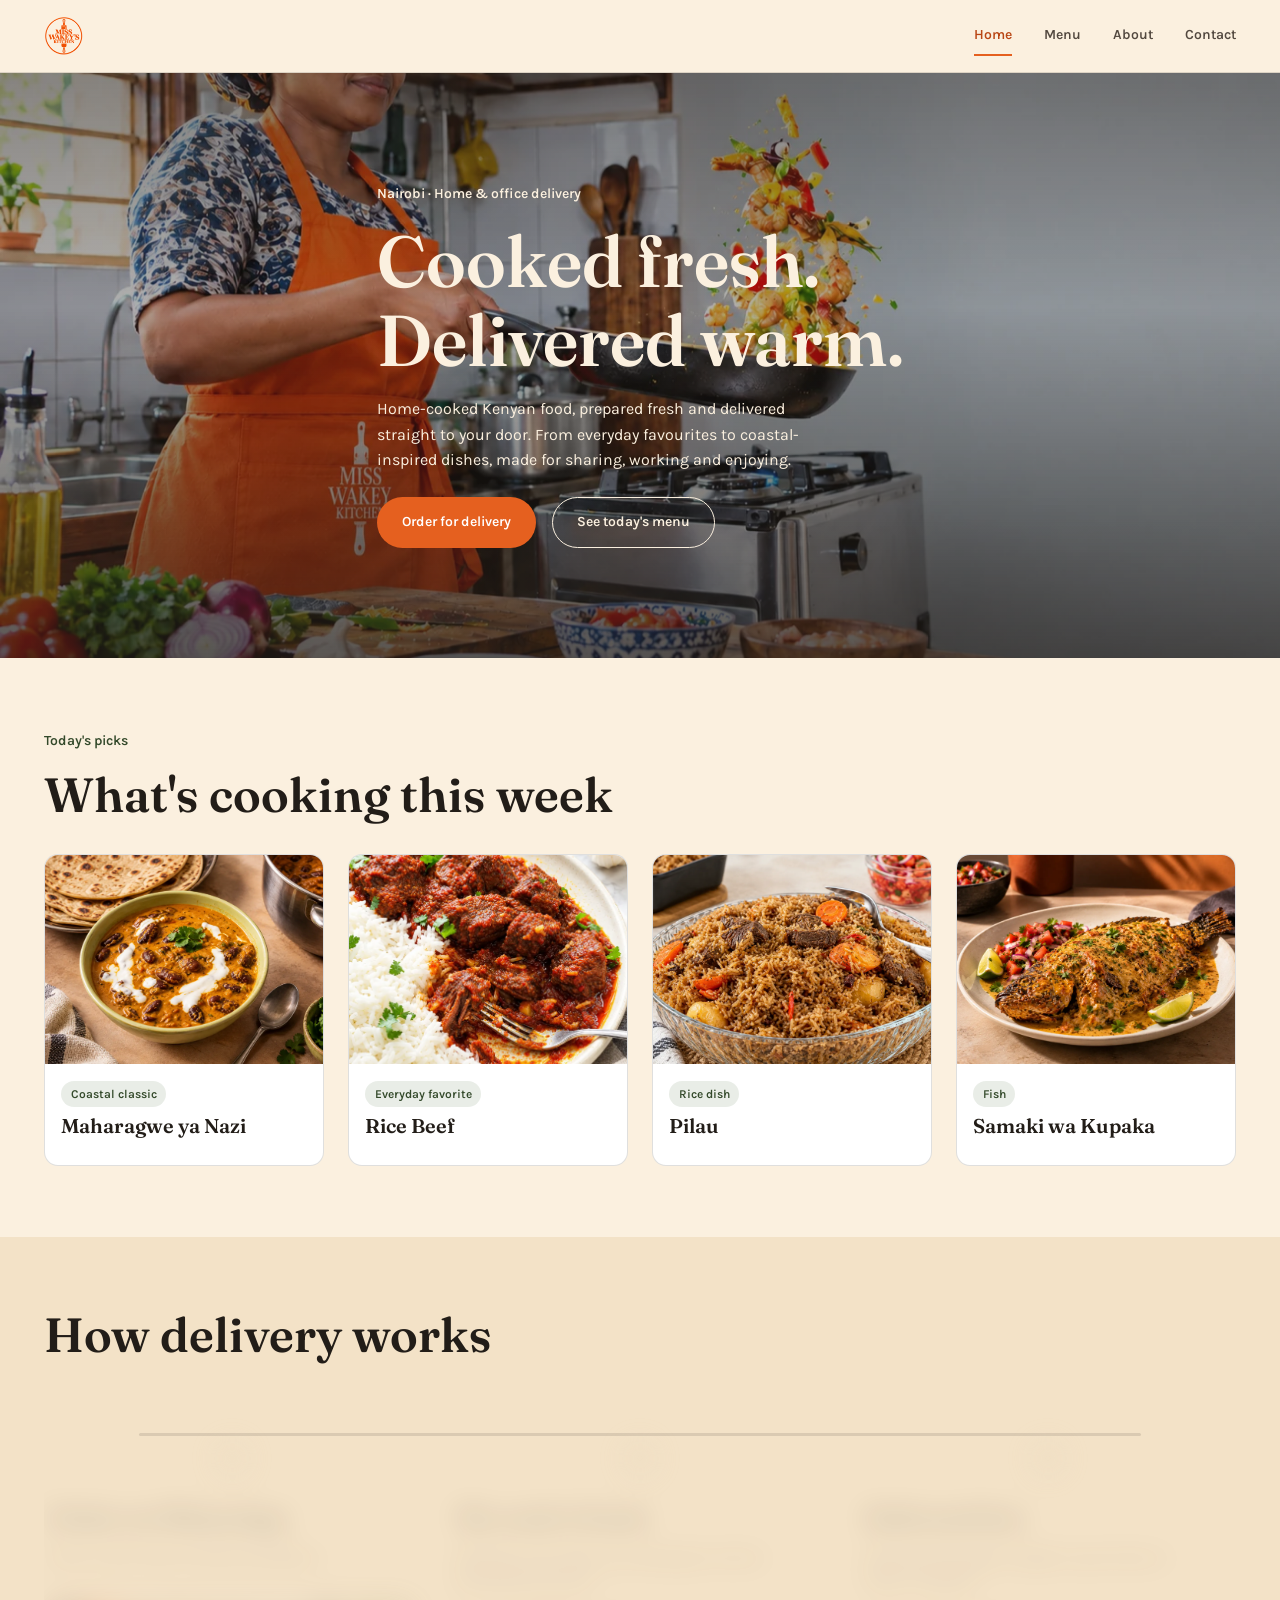
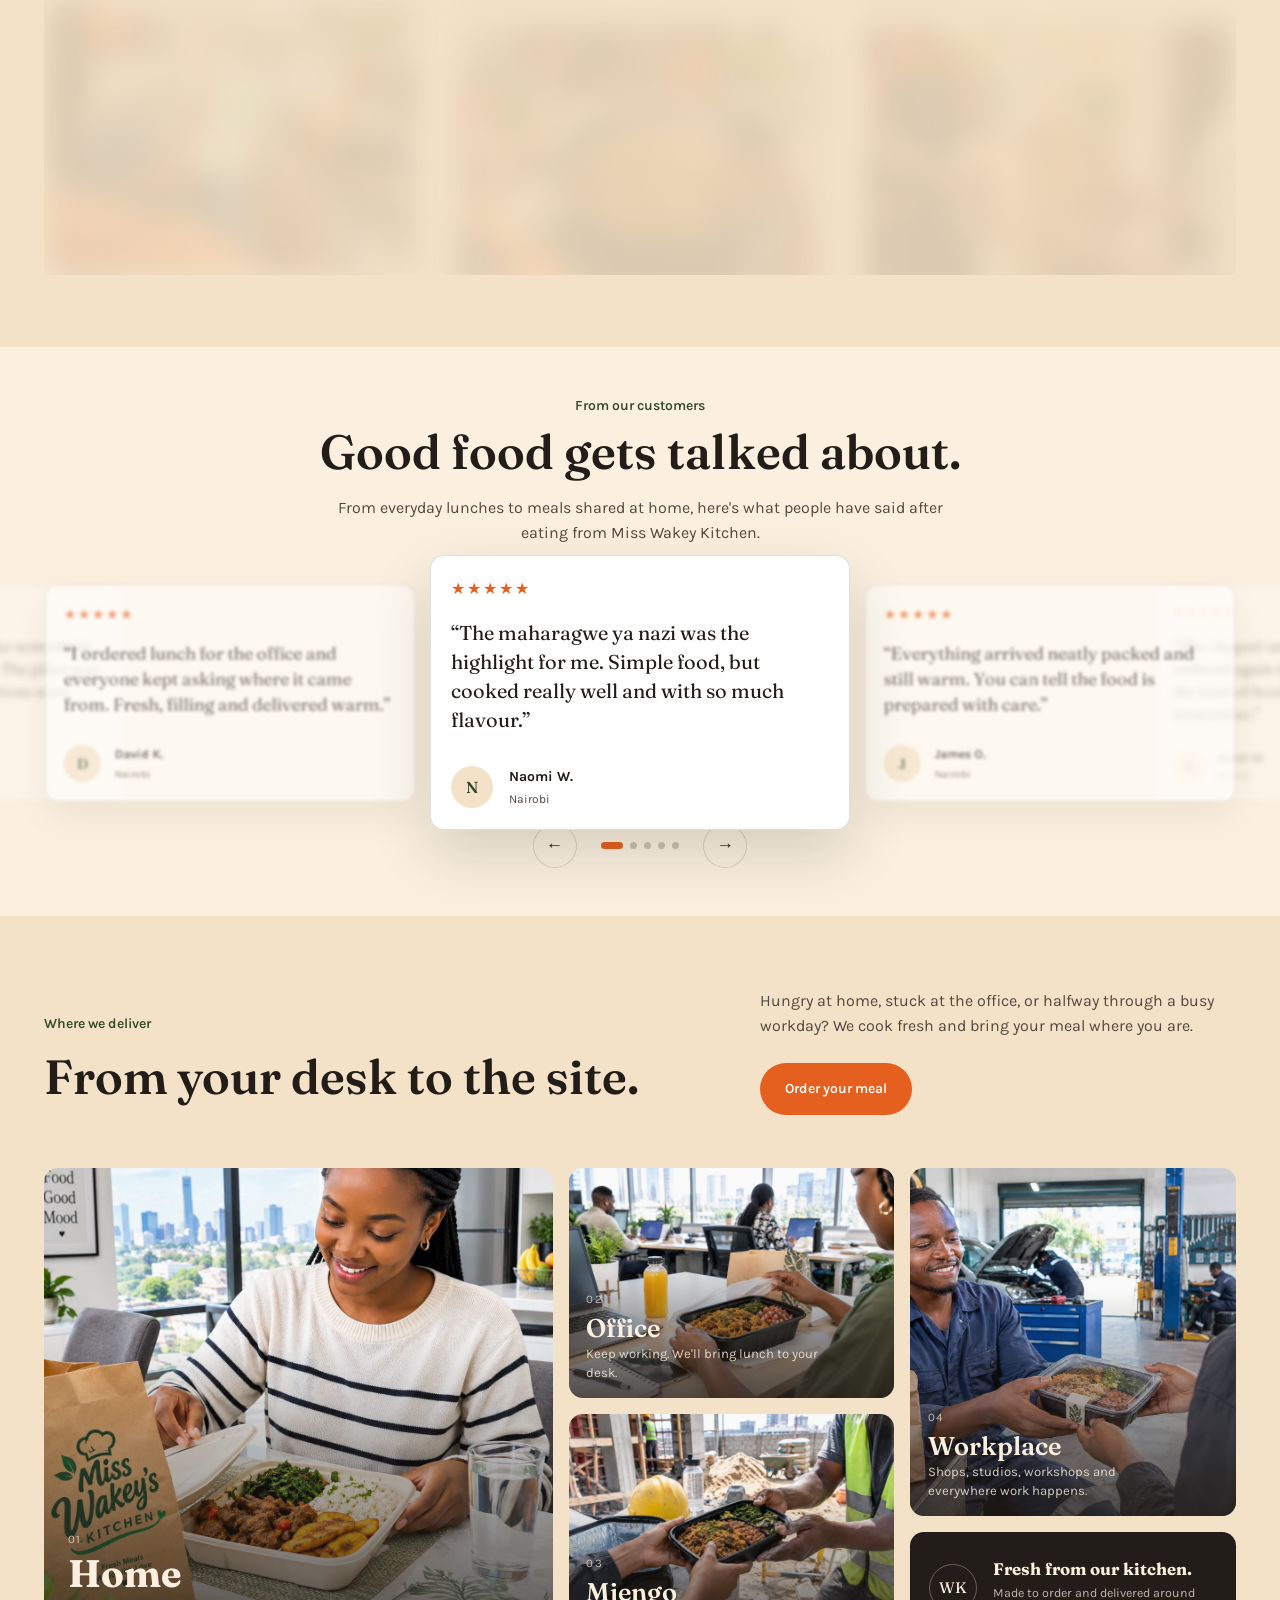
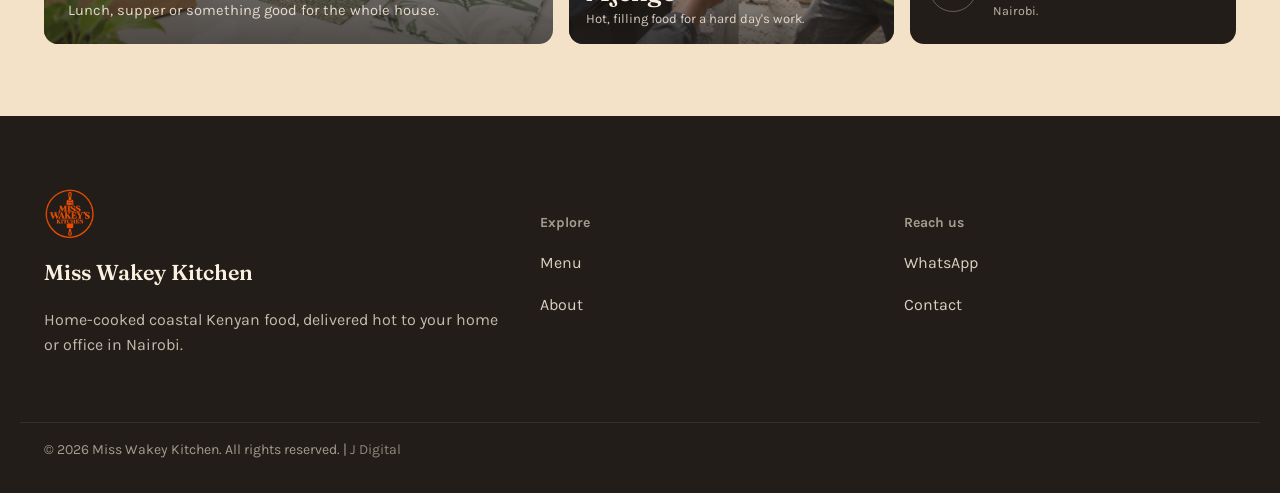
<file: index.html>
<!DOCTYPE html>
<html lang="en">
<head>
<meta charset="UTF-8">
<meta name="viewport" content="width=device-width, initial-scale=1.0">
<title>Miss Wakey Kitchen | Home-Cooked Coastal Food, Delivered</title>
<meta name="description" content="Miss Wakey Kitchen offers delicious homemade Kenyan and coastal-inspired meals for home and office delivery in Nairobi. Order fresh, hearty food including pilau, chapati, maharagwe ya nazi, nyama, ugali and more.">
<meta name="keywords" content="Miss Wakey Kitchen, food delivery Nairobi, homemade food Nairobi, Kenyan food Nairobi, coastal food Nairobi, home food delivery Nairobi, office food delivery Nairobi, pilau Nairobi, chapati Nairobi, maharagwe ya nazi, nyama, ugali">
<meta name="author" content="Miss Wakey Kitchen">
<meta name="robots" content="index, follow">
<meta name="googlebot" content="index, follow">

<link rel="canonical" href="https://misswakeyskitchen.netlify.app/">

<!-- Open Graph -->
<meta property="og:type" content="website">
<meta property="og:site_name" content="Miss Wakey Kitchen">
<meta property="og:title" content="Miss Wakey Kitchen | Homemade Food Delivery in Nairobi">
<meta property="og:description" content="Fresh homemade Kenyan and coastal-inspired meals prepared for home and office delivery in Nairobi.">
<meta property="og:url" content="https://misswakeyskitchen.netlify.app//">
<meta property="og:image" content="https://misswakeyskitchen.netlify.app/images-webp/og/og-image.webp">
<meta property="og:image:alt" content="Fresh homemade food prepared by Miss Wakey Kitchen">
<meta property="og:locale" content="en_KE">

<!-- X / Twitter -->
<meta name="twitter:card" content="summary_large_image">
<meta name="twitter:title" content="Miss Wakey Kitchen | Homemade Food Delivery in Nairobi">
<meta name="twitter:description" content="Fresh homemade Kenyan and coastal-inspired meals for home and office delivery in Nairobi.">
<meta name="twitter:image" content="https://misswakeyskitchen.netlify.app/images-webp/og/og-image.webp">
<meta name="twitter:image:alt" content="Fresh homemade food prepared by Miss Wakey Kitchen">

<!-- Mobile / theme -->
<meta name="theme-color" content="#E5601F">

<link rel="icon" type="image/png" href="images/logo/favicon.png">
<link rel="stylesheet" href="css/index.css">
</head>
<body>

<header class="site-header">
  <div class="container site-header__row">
    <a href="index.html" class="brand">
      <img src="images/logo/logo-mark.png" alt="Miss Wakey Kitchen">
    </a>
    <nav class="site-nav" aria-label="Primary">
      <a href="index.html" aria-current="page">Home</a>
      <a href="menu.html">Menu</a>
      <a href="about.html">About</a>
      <a href="contact.html">Contact</a>
    </nav>
    <button class="nav-toggle" aria-label="Open menu" aria-expanded="false">&#9776;</button>
  </div>
</header>

<main>

  <!-- ============ HERO | full screen, image-swap background ============ -->
  <section class="hero">
    <div class="hero__media">
      <div class="frame-sequence"
          data-frame-sequence
          data-src="images-webp/hero/hero"
          data-count="4"
          data-ext="webp"
          data-interval="4200">
      </div>
    </div>
    <div class="hero__scrim"></div>
    <div class="container hero__copy">
      <p class="eyebrow hero__eyebrow">Nairobi &middot; Home &amp; office delivery</p>
      <h1 class="hero__title">Cooked fresh.<br>Delivered warm.</h1>
      <p class="hero__desc">Home-cooked Kenyan food, prepared fresh and delivered straight to your door. From everyday favourites to coastal-inspired dishes, made for sharing, working and enjoying.</p>
      <div class="hero__cta">
        <a href="https://wa.me/254715138478" class="btn btn--primary">Order for delivery</a>
        <a href="menu.html" class="btn btn--ghost">See today's menu</a>
      </div>
    </div>
  </section>

  <!-- ============ THIS WEEK'S MENU | 4-card deal animation ============ -->
  <section class="cook-section" aria-labelledby="menu-heading">
    <div class="container">
      <p class="eyebrow">Today's picks</p>
      <h2 id="menu-heading">What's cooking this week</h2>
      <div class="cook-cards" data-deal-cards>
        <article class="cook-card" style="--i:0">
          <div class="cook-card__img"><img src="images-webp/food/samaki.webp" alt="Samaki wa Kupaka"></div>
          <div class="cook-card__body">
            <span class="cook-card__tag">Fish</span>
            <h3 class="cook-card__name">Samaki wa Kupaka</h3>
          </div>
        </article>
        <article class="cook-card" style="--i:1">
          <div class="cook-card__img"><img src="images-webp/food/pilau.webp" alt="Pilau na Nyama"></div>
          <div class="cook-card__body">
            <span class="cook-card__tag">Rice dish</span>
            <h3 class="cook-card__name">Pilau</h3>
          </div>
        </article>
        <article class="cook-card" style="--i:2">
          <div class="cook-card__img"><img src="images-webp/food/beef-rice.webp" alt="Rice Beef"></div>
          <div class="cook-card__body">
            <span class="cook-card__tag">Everyday favorite</span>
            <h3 class="cook-card__name">Rice Beef</h3>
          </div>
        </article>
        <article class="cook-card" style="--i:3">
          <div class="cook-card__img"><img src="images-webp/food/maharagwe.webp" alt="Maharagwe ya Nazi"></div>
          <div class="cook-card__body">
            <span class="cook-card__tag">Coastal classic</span>
            <h3 class="cook-card__name">Maharagwe ya Nazi</h3>
          </div>
        </article>
      </div>
    </div>
  </section>

<!-- ============ HOW DELIVERY WORKS ============ -->
<section class="alt delivery-steps-section" aria-labelledby="steps-heading">
  <div class="container">
    <h2 id="steps-heading">How delivery works</h2>

    <div class="steps-track-wrap">
      <div class="steps-track">

        <div class="step">
          <div class="step__number">01</div>
          <div class="step__content">
            <h3>Order on WhatsApp</h3>
            <p>Send us your order and delivery address.</p>
          </div>
          <img
            class="step__img"
            src="images-webp/steps/step-order.webp"
            alt="Ordering food on WhatsApp"
          >
        </div>

        <div class="step">
          <div class="step__number">02</div>
          <div class="step__content">
            <h3>We cook it fresh</h3>
            <p>Nothing is pre-made. Your order goes into the pot after you send it.</p>
          </div>
          <img
            class="step__img"
            src="images-webp/steps/step-cook.webp"
            alt="Cooking a fresh food order"
          >
        </div>

        <div class="step">
          <div class="step__number">03</div>
          <div class="step__content">
            <h3>Delivered hot</h3>
            <p>Packed and brought straight to your home or office in Nairobi.</p>
          </div>
          <img
            class="step__img"
            src="images-webp/steps/step-deliver.webp"
            alt="Fresh food being delivered"
          >
        </div>

      </div>
    </div>
  </div>
</section>

  <!-- ============ CUSTOMER REVIEWS ============ -->
<section class="reviews-section" aria-labelledby="reviews-heading">
  <div class="container">

    <div class="reviews-intro">
      <p class="eyebrow">From our customers</p>
      <h2 id="reviews-heading">Good food gets talked about.</h2>
      <p>
        From everyday lunches to meals shared at home, here's what people
        have said after eating from Miss Wakey Kitchen.
      </p>
    </div>

    <div class="reviews-carousel" data-reviews>

      <article class="review-card review-card--1" data-review="0">
        <div class="review-card__stars" aria-label="5 out of 5 stars">
          ★★★★★
        </div>
        <p class="review-card__text">
          “The food tastes exactly like something you would make at home.
          The pilau was full of flavour and the portions were generous.”
        </p>
        <div class="review-card__author">
          <div class="review-card__avatar">A</div>
          <div>
            <strong>Angela M.</strong>
            <span>Nairobi</span>
          </div>
        </div>
      </article>

      <article class="review-card review-card--2" data-review="1">
        <div class="review-card__stars" aria-label="5 out of 5 stars">
          ★★★★★
        </div>
        <p class="review-card__text">
          “I ordered lunch for the office and everyone kept asking where
          it came from. Fresh, filling and delivered warm.”
        </p>
        <div class="review-card__author">
          <div class="review-card__avatar">D</div>
          <div>
            <strong>David K.</strong>
            <span>Nairobi</span>
          </div>
        </div>
      </article>

      <article class="review-card review-card--3" data-review="2">
        <div class="review-card__stars" aria-label="5 out of 5 stars">
          ★★★★★
        </div>
        <p class="review-card__text">
          “The maharagwe ya nazi was the highlight for me. Simple food,
          but cooked really well and with so much flavour.”
        </p>
        <div class="review-card__author">
          <div class="review-card__avatar">N</div>
          <div>
            <strong>Naomi W.</strong>
            <span>Nairobi</span>
          </div>
        </div>
      </article>

      <article class="review-card review-card--4" data-review="3">
        <div class="review-card__stars" aria-label="5 out of 5 stars">
          ★★★★★
        </div>
        <p class="review-card__text">
          “Everything arrived neatly packed and still warm. You can tell
          the food is prepared with care.”
        </p>
        <div class="review-card__author">
          <div class="review-card__avatar">J</div>
          <div>
            <strong>James O.</strong>
            <span>Nairobi</span>
          </div>
        </div>
      </article>

      <article class="review-card review-card--5" data-review="4">
        <div class="review-card__stars" aria-label="5 out of 5 stars">
          ★★★★★
        </div>
        <p class="review-card__text">
          “The chapati and beef were so good I ordered again the following
          week. This is the kind of food you actually look forward to.”
        </p>
        <div class="review-card__author">
          <div class="review-card__avatar">S</div>
          <div>
            <strong>Sarah W.</strong>
            <span>Nairobi</span>
          </div>
        </div>
      </article>

    </div>

    <div class="reviews-controls">
      <button type="button" class="reviews-arrow reviews-arrow--prev"
              data-review-prev aria-label="Previous review">
        ←
      </button>

      <div class="reviews-dots" data-review-dots></div>

      <button type="button" class="reviews-arrow reviews-arrow--next"
              data-review-next aria-label="Next review">
        →
      </button>
    </div>

  </div>
</section>

  <!-- ============ WHERE WE DELIVER ============ -->
<section class="delivery-section" aria-labelledby="delivery-heading">
  <div class="container">

    <div class="delivery-intro">
      <div>
        <p class="eyebrow">Where we deliver</p>
        <h2 id="delivery-heading">From your desk to the site.</h2>
      </div>

      <div class="delivery-intro__copy">
        <p>
          Hungry at home, stuck at the office, or halfway through a busy
          workday? We cook fresh and bring your meal where you are.
        </p>
        <a href="https://wa.me/254715138478" class="btn btn--primary">Order your meal</a>
      </div>
    </div>

    <div class="delivery-layout">

      <div class="delivery-feature">
        <img
          src="images-webp/delivery/delivery-home.webp"
          alt="Freshly prepared meal being enjoyed at home"
        >
        <div class="delivery-feature__label">
          <span>01</span>
          <strong>Home</strong>
          <p>Lunch, supper or something good for the whole house.</p>
        </div>
      </div>

      <div class="delivery-stack">

        <article class="delivery-card delivery-card--office">
          <img
            src="images-webp/delivery/delivery-office.webp"
            alt="Lunch delivery at an office"
          >
          <div class="delivery-card__overlay">
            <span>02</span>
            <h3>Office</h3>
            <p>Keep working. We'll bring lunch to your desk.</p>
          </div>
        </article>

        <article class="delivery-card delivery-card--site">
          <img
            src="images-webp/delivery/delivery-site.webp"
            alt="Meal delivery at a construction site"
          >
          <div class="delivery-card__overlay">
            <span>03</span>
            <h3>Mjengo</h3>
            <p>Hot, filling food for a hard day's work.</p>
          </div>
        </article>

      </div>

      <div class="delivery-side">

        <article class="delivery-card delivery-card--work">
          <img
            src="images-webp/delivery/delivery-workplace.webp"
            alt="Food delivery to a workplace"
          >
          <div class="delivery-card__overlay">
            <span>04</span>
            <h3>Workplace</h3>
            <p>Shops, studios, workshops and everywhere work happens.</p>
          </div>
        </article>

        <div class="delivery-note">
          <span class="delivery-note__mark">WK</span>
          <div>
            <strong>Fresh from our kitchen.</strong>
            <p>Made to order and delivered around Nairobi.</p>
          </div>
        </div>

      </div>

    </div>

  </div>
</section>

</main>

<footer class="site-footer">
  <div class="container footer-grid">
    <div>
      <img src="images/logo/logo-mark.png" alt="Miss Wakey Kitchen" class="footer-logo">
      <p class="brand" style="color:var(--color-paper)">Miss Wakey Kitchen</p>
      <p style="color:var(--color-paper); opacity:.75;">Home-cooked coastal Kenyan food, delivered hot to your home or office in Nairobi.</p>
    </div>
    <div>
      <h5>Explore</h5>
      <p><a href="menu.html">Menu</a></p>
      <p><a href="about.html">About</a></p>
    </div>
    <div>
      <h5>Reach us</h5>
      <p><a href="https://wa.me/254715138478">WhatsApp</a></p>
      <p><a href="contact.html">Contact</a></p>
    </div>
  </div>
  <div class="container footer-bottom">
    &copy; <span id="year"></span> Miss Wakey Kitchen. All rights reserved. |
    <a href="https://josamkm.vercel.app/" aria-label="J Digital">J Digital</a>
  </div>
</footer>

<script src="js/main.js"></script>
<script>
  // Pick the kitchen sequence + label to match the time of day.
  // Cycle: morning -> afternoon -> evening -> night -> morning again.
  (function () {
    var hour = new Date().getHours();
    var period, label;
    if (hour >= 5 && hour < 11)      { period = 'morning';   label = 'Preparing this morning\u2019s breakfast'; }
    else if (hour >= 11 && hour < 16){ period = 'afternoon'; label = 'Cooking today\u2019s lunch'; }
    else if (hour >= 16 && hour < 21){ period = 'evening';   label = 'Plating this evening\u2019s dinner'; }
    else                              { period = 'night';     label = 'Closing up and cleaning the kitchen'; }

    var seq = document.getElementById('kitchen-sequence');
    if (seq) {
      seq.setAttribute('data-src', 'images/process/' + period);
      seq.setAttribute('data-count', '3');
    }
    var label_el = document.getElementById('kitchen-period-label');
    if (label_el) label_el.textContent = label;
  })();
</script>
<script src="js/frame-sequence.js"></script>
<script>
  // Deal the "What's cooking this week" cards in once the section is on screen.
  (function () {
    var cards = document.querySelector('[data-deal-cards]');
    if (!cards) return;
    var io = new IntersectionObserver(function (entries) {
      entries.forEach(function (entry) {
        if (entry.isIntersecting) {
          cards.classList.add('is-dealt');
          io.unobserve(entry.target);
        }
      });
    }, { threshold: 0.15, rootMargin: '0px 0px -10% 0px' });
    io.observe(cards);
  })();
  document.getElementById('year').textContent = new Date().getFullYear();
</script>
</body>
</html>
</file>
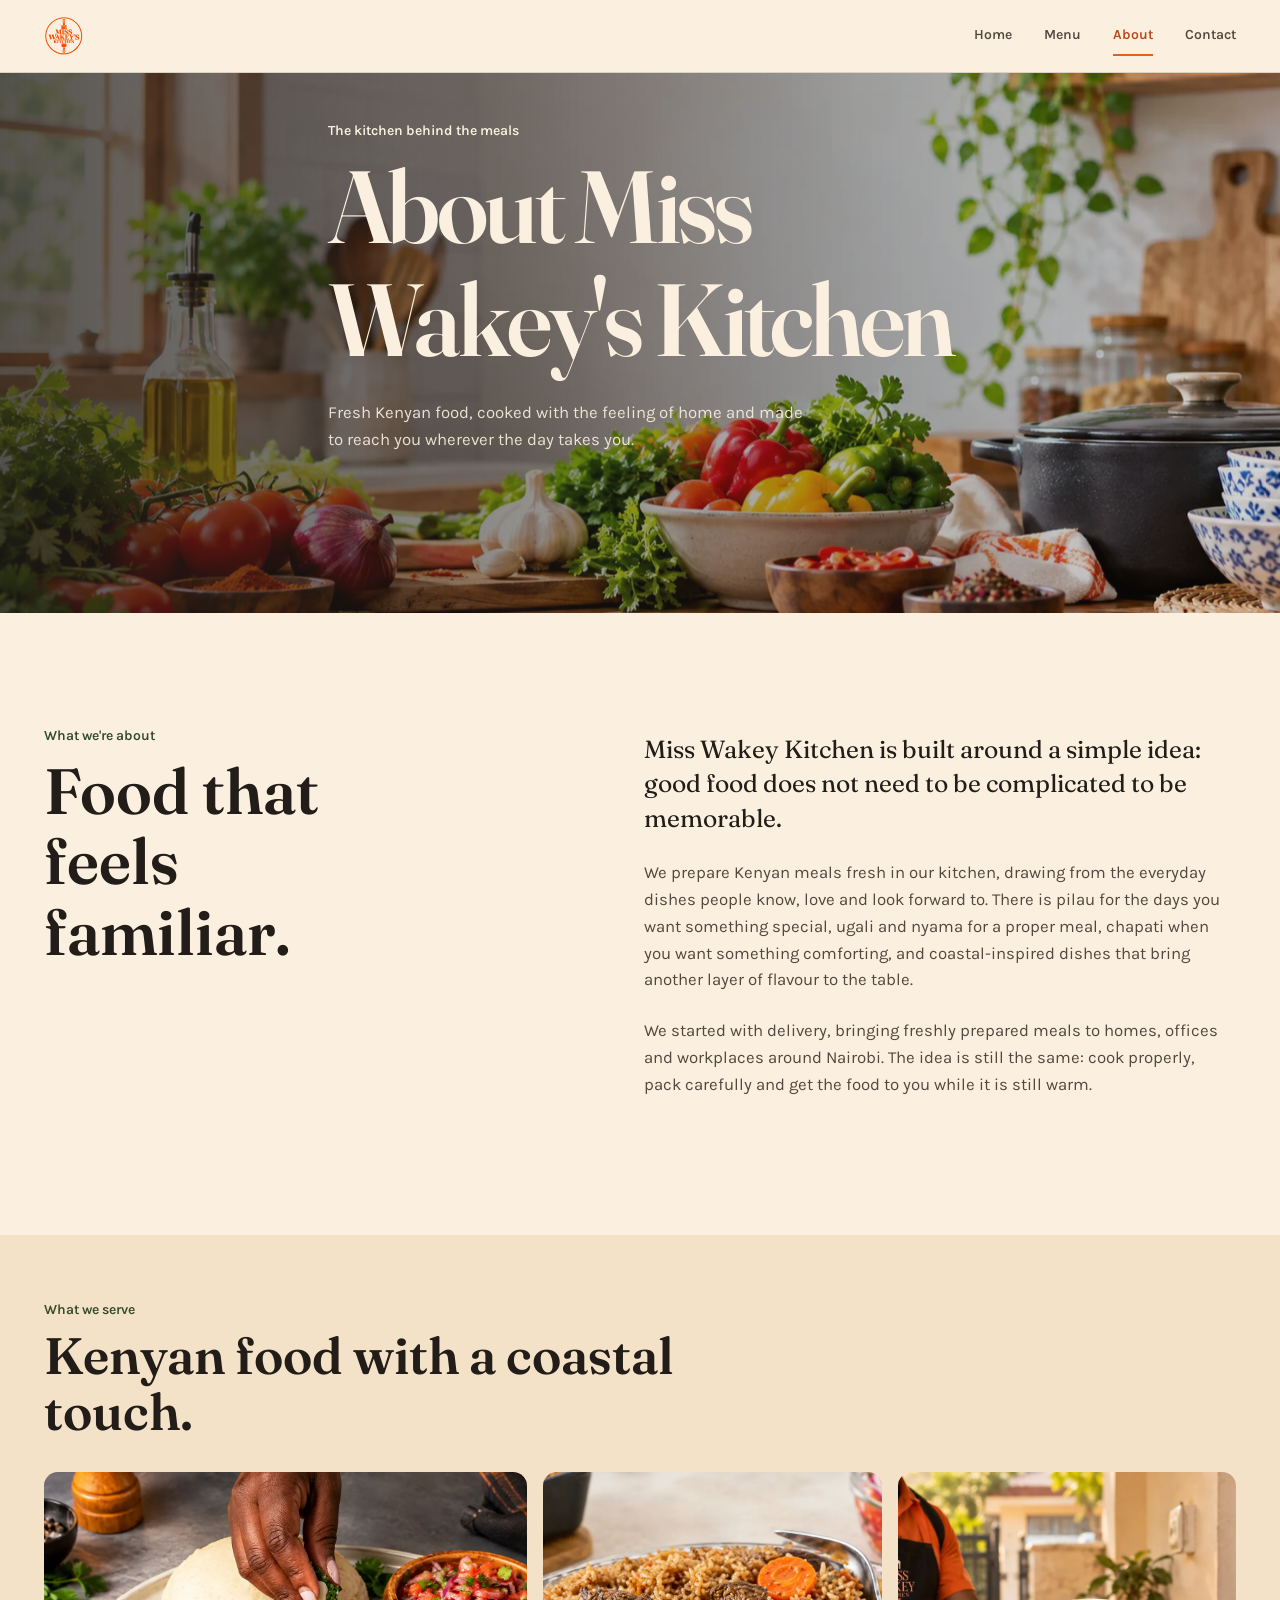
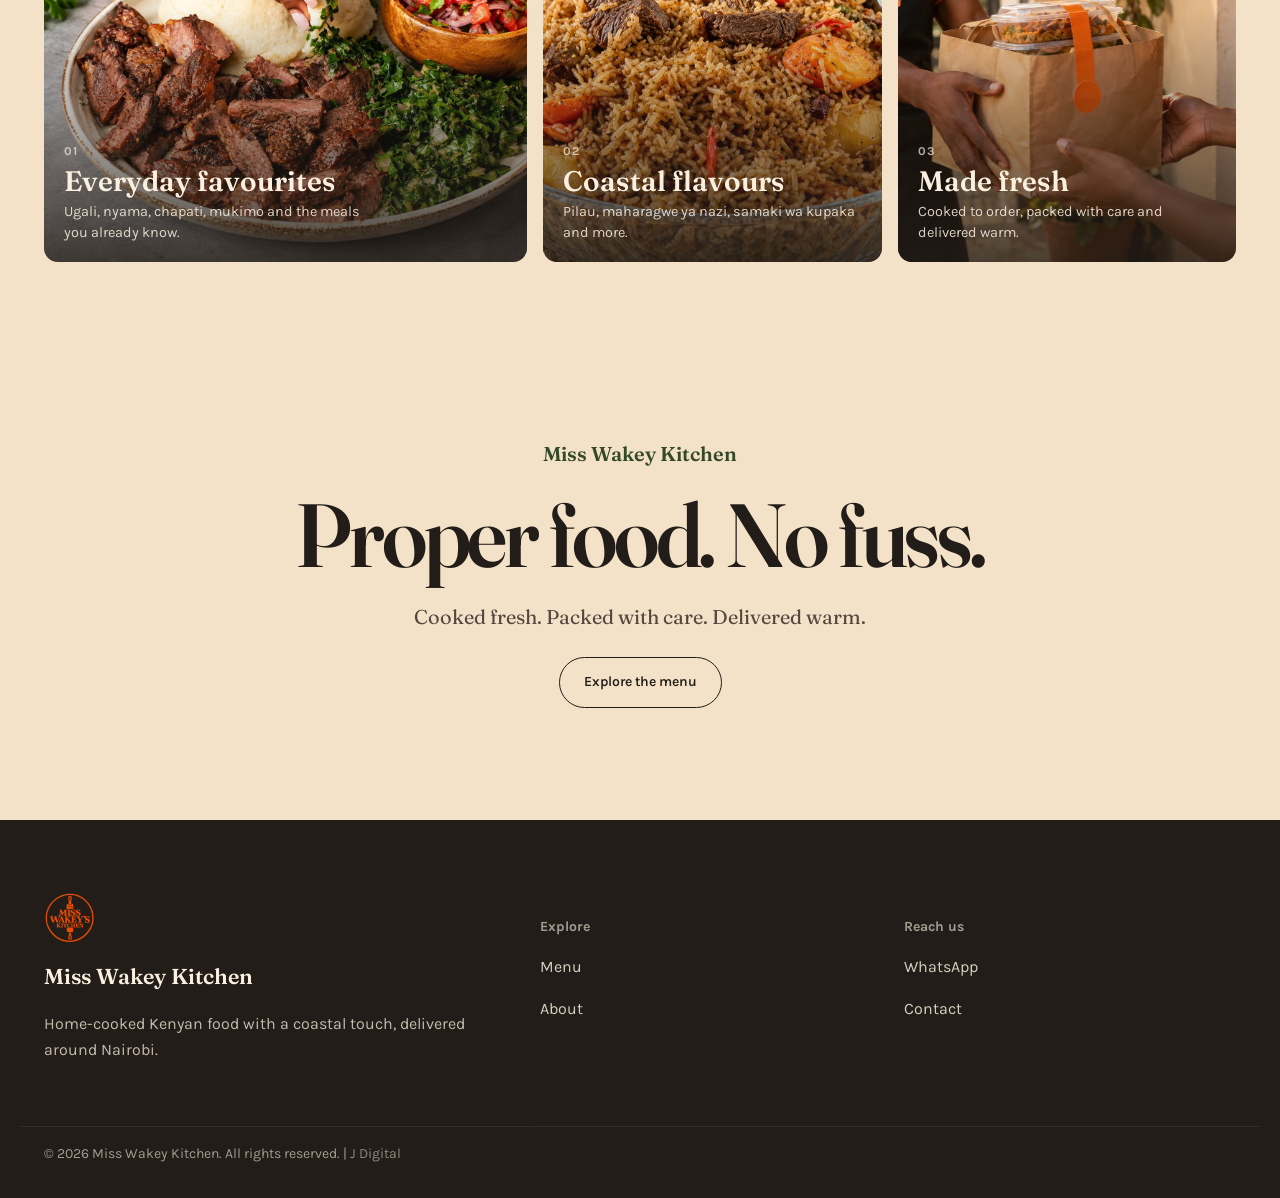
<file: about.html>
<!DOCTYPE html>
<html lang="en">
<head>
  <meta charset="UTF-8">
  <meta name="viewport" content="width=device-width, initial-scale=1.0">

  <title>About Miss Wakey Kitchen | Home-Cooked Kenyan Food</title>

  <meta
    name="description"
    content="Learn about Miss Wakey Kitchen, a Nairobi kitchen serving fresh home-cooked Kenyan food with coastal-inspired flavours."
  >
  <meta name="keywords" content="about Miss Wakey Kitchen, homemade food Nairobi, Kenyan food Nairobi, coastal food Nairobi, food delivery Nairobi">

<meta name="author" content="Miss Wakey Kitchen">

<meta name="robots" content="index, follow">
<meta name="googlebot" content="index, follow">

<link rel="canonical" href="https://misswakeyskitchen.netlify.app//about.html">

<!-- Open Graph -->
<meta property="og:type" content="website">
<meta property="og:site_name" content="Miss Wakey Kitchen">
<meta property="og:title" content="About Miss Wakey Kitchen | Homemade Food in Nairobi">
<meta property="og:description" content="Discover the story behind Miss Wakey Kitchen and our approach to fresh homemade Kenyan and coastal-inspired food in Nairobi.">
<meta property="og:url" content="https://misswakeyskitchen.netlify.app//about.html">
<meta property="og:image" content="https://misswakeyskitchen.netlify.app/images-webp/og/og-image.webp">
<meta property="og:image:alt" content="Miss Wakey Kitchen homemade food">
<meta property="og:locale" content="en_KE">

<!-- X / Twitter -->
<meta name="twitter:card" content="summary_large_image">
<meta name="twitter:title" content="About Miss Wakey Kitchen | Homemade Food in Nairobi">
<meta name="twitter:description" content="Discover Miss Wakey Kitchen and our fresh homemade Kenyan and coastal-inspired food in Nairobi.">
<meta name="twitter:image" content="https://misswakeyskitchen.netlify.app/images-webp/og/og-image.webp">

<meta name="theme-color" content="#E5601F">
  <link rel="icon" type="image/png" href="images/logo/favicon.png">
  <link rel="stylesheet" href="css/about.css">
</head>

<body>

<header class="site-header">
  <div class="container site-header__row">

    <a href="index.html" class="brand">
      <img src="images/logo/logo-mark.png" alt="Miss Wakey Kitchen">
    </a>
    <nav class="site-nav" aria-label="Primary">
      <a href="index.html">Home</a>
      <a href="menu.html">Menu</a>
      <a href="about.html" aria-current="page">About</a>
      <a href="contact.html">Contact</a>
    </nav>
    <button
      class="nav-toggle"
      type="button"
      aria-label="Open menu"
      aria-expanded="false"
    >
      &#9776;
    </button>

  </div>
</header>


<main>

  <!-- ============ ABOUT HERO ============ -->
  <section class="about-hero">
    <div class="about-hero__image">
      <img
        src="images-webp/hero/hero-05.webp"
        alt=""
      >
    </div>
    <div class="about-hero__overlay"></div>
    <div class="container about-hero__content">
      <p class="eyebrow">The kitchen behind the meals</p>
      <h1>
        About Miss<br>
        Wakey's Kitchen
      </h1>
      <p class="about-hero__intro">
        Fresh Kenyan food, cooked with the feeling of home and made
        to reach you wherever the day takes you.
      </p>
    </div>
  </section>


  <!-- ============ WHAT WE ARE ABOUT ============ -->
  <section class="about-story">
    <div class="container about-story__grid">
      <div class="about-story__heading">
        <p class="eyebrow">What we're about</p>
        <h2>
          Food that feels
          familiar.
        </h2>
      </div>
      <div class="about-story__text">
        <p>
          Miss Wakey Kitchen is built around a simple idea: good food
          does not need to be complicated to be memorable.
        </p>
        <p>
          We prepare Kenyan meals fresh in our kitchen, drawing from
          the everyday dishes people know, love and look forward to.
          There is pilau for the days you want something special,
          ugali and nyama for a proper meal, chapati when you want
          something comforting, and coastal-inspired dishes that bring
          another layer of flavour to the table.
        </p>
        <p>
          We started with delivery, bringing freshly prepared meals
          to homes, offices and workplaces around Nairobi. The idea
          is still the same: cook properly, pack carefully and get
          the food to you while it is still warm.
        </p>
      </div>
    </div>
  </section>

  <!-- ============ WHAT WE SERVE ============ -->
  <section class="serve-section" aria-labelledby="serve-heading">
  <div class="container">
    <div class="serve-intro">
      <p class="eyebrow">What we serve</p>
      <h2 id="serve-heading">Kenyan food with a coastal touch.</h2>
    </div>
    <div class="serve-grid">
      <article class="serve-card serve-card--large">
        <img src="images-webp/food/ugali-nyama.webp" alt="Pilau and Kenyan dishes">
        <div class="serve-card__overlay">
          <span>01</span>
          <h3>Everyday favourites</h3>
          <p>Ugali, nyama, chapati, mukimo and the meals you already know.</p>
        </div>
      </article>

      <article class="serve-card">
        <img src="images-webp/food/pilau.webp" alt="Coastal-inspired Kenyan food">
        <div class="serve-card__overlay">
          <span>02</span>
          <h3>Coastal flavours</h3>
          <p>Pilau, maharagwe ya nazi, samaki wa kupaka and more.</p>
        </div>
      </article>
      <article class="serve-card">
        <img src="images-webp/hero/hero-03.webp" alt="Freshly prepared food">
        <div class="serve-card__overlay">
          <span>03</span>
          <h3>Made fresh</h3>
          <p>Cooked to order, packed with care and delivered warm.</p>
        </div>
      </article>
    </div>
  </div>
</section>


  <!-- ============ BRAND STATEMENT ============ -->
  <section class="about-statement alt">
    <div class="container">
      <p class="eyebrow">Miss Wakey Kitchen</p>
      <h2>
        Proper food.
        No fuss.
      </h2>
      <p>
        Cooked fresh. Packed with care. Delivered warm.
      </p>
      <a href="menu.html" class="btn btn--ghost">
        Explore the menu
      </a>
    </div>
  </section>
</main>


<!-- ============ FOOTER ============ -->
<footer class="site-footer">
  <div class="container footer-grid">
    <div>
      <img
        src="images/logo/logo-mark.png"
        alt="Miss Wakey Kitchen"
        class="footer-logo"
      >
      <p class="brand" style="color:var(--color-paper)">
        Miss Wakey Kitchen
      </p>
      <p style="color:var(--color-paper); opacity:.75;">
        Home-cooked Kenyan food with a coastal touch,
        delivered around Nairobi.
      </p>
    </div>

    <div>
      <h5>Explore</h5>
      <p><a href="menu.html">Menu</a></p>
      <p><a href="about.html">About</a></p>
    </div>
    <div>
      <h5>Reach us</h5>
      <p>
        <a href="https://wa.me/254715138478">
          WhatsApp
        </a>
      </p>
      <p>
        <a href="contact.html">
          Contact
        </a>
      </p>
    </div>
  </div>
  <div class="container footer-bottom">
    &copy; <span id="year"></span> Miss Wakey Kitchen. All rights reserved. |
    <a href="https://josamkm.vercel.app/" aria-label="J Digital">J Digital</a>
  </div>
</footer>
<script src="js/main.js"></script>
<script src="js/about.js"></script>
<script>
  document.getElementById('year').textContent =
    new Date().getFullYear();
</script>
</body>
</html>
</file>
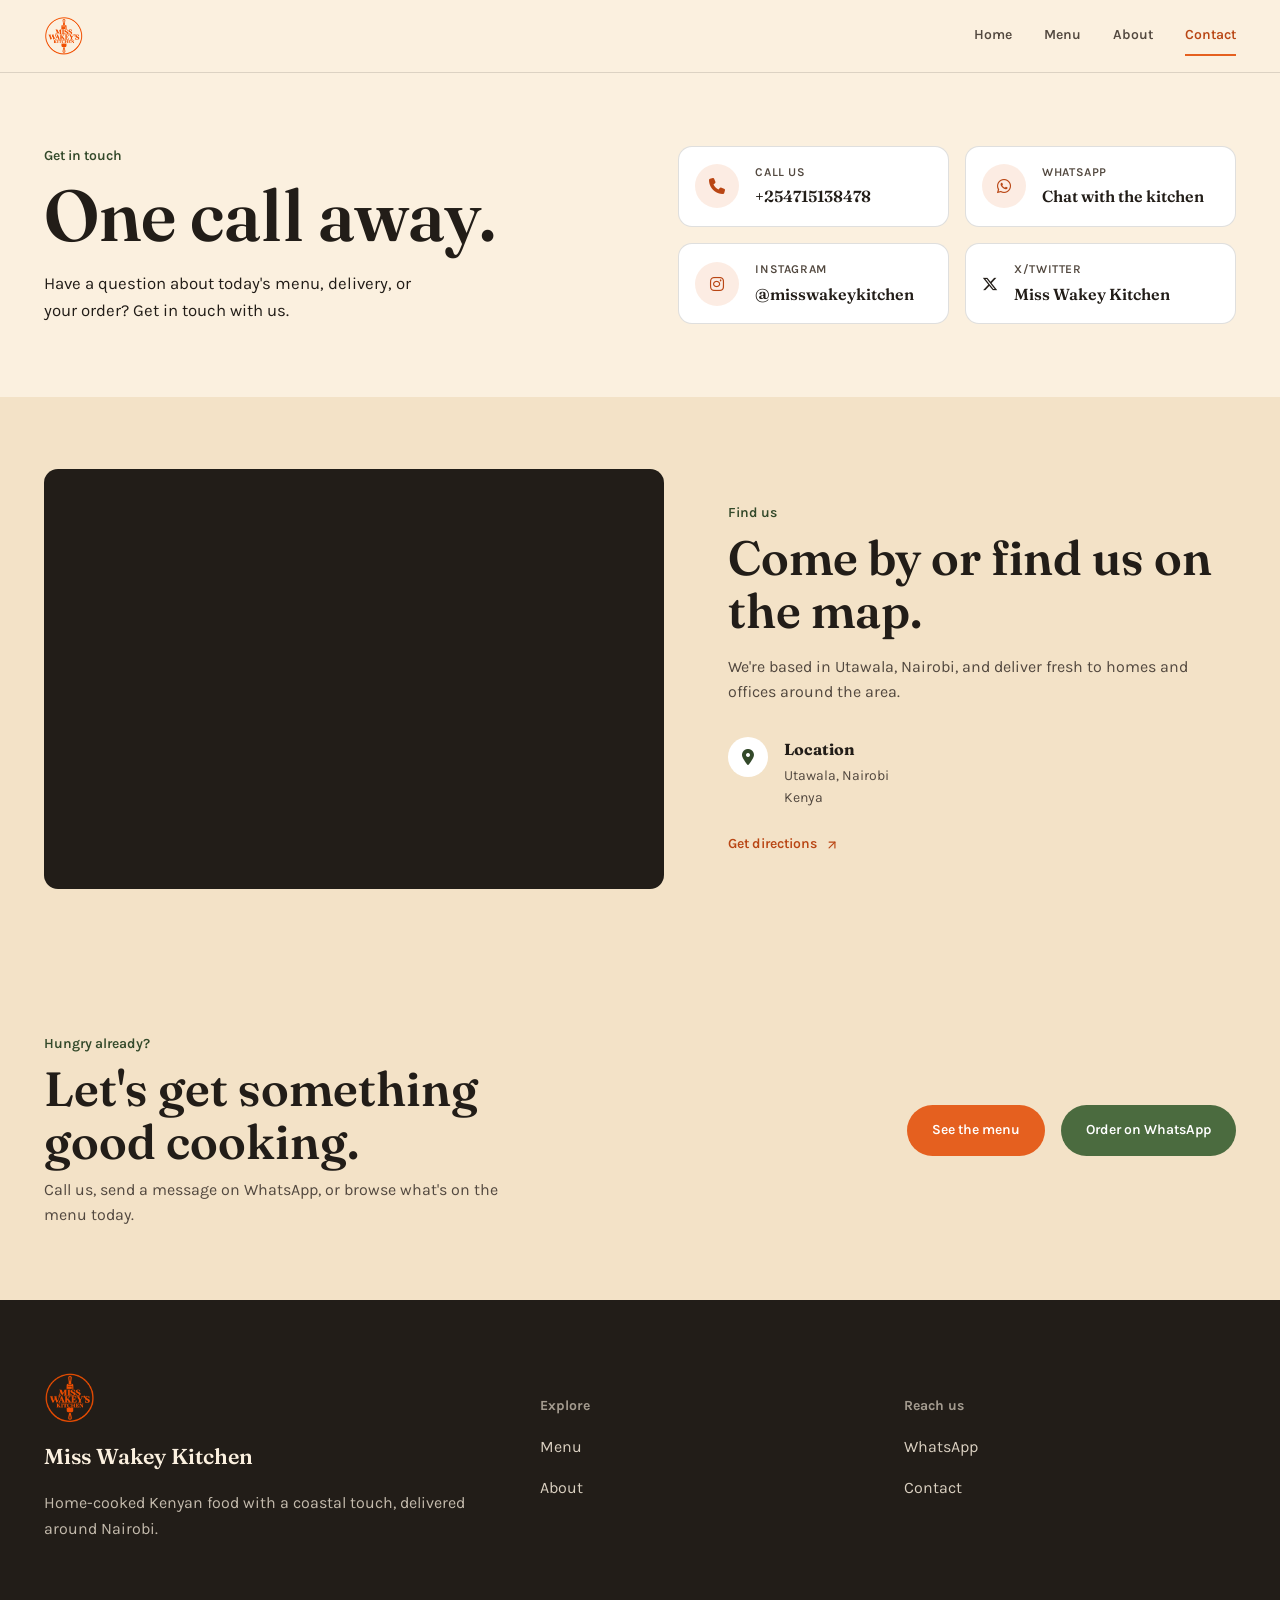
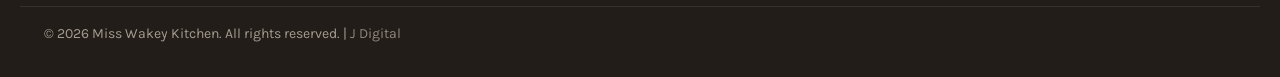
<file: contact.html>
<!DOCTYPE html>
<html lang="en">
<head>
<meta charset="UTF-8">
<meta name="viewport" content="width=device-width, initial-scale=1.0">
<title>Contact Miss Wakey Kitchen | Home-Cooked Kenyan Food</title>
<meta
  name="description"
  content="Get in touch with Miss Wakey Kitchen | Call, WhatsApp, or find us in Utawala, Nairobi for fresh home-cooked Kenyan food."
>
<meta name="keywords" content="contact Miss Wakey Kitchen, food delivery Nairobi, order food Nairobi, homemade food Nairobi, office food delivery Nairobi">

<meta name="author" content="Miss Wakey Kitchen">

<meta name="robots" content="index, follow">
<meta name="googlebot" content="index, follow">

<link rel="canonical" href="https://misswakeyskitchen.netlify.app//contact.html">

<!-- Open Graph -->
<meta property="og:type" content="website">
<meta property="og:site_name" content="Miss Wakey Kitchen">
<meta property="og:title" content="Contact Miss Wakey Kitchen | Food Delivery in Nairobi">
<meta property="og:description" content="Get in touch with Miss Wakey Kitchen to order fresh homemade food for home and office delivery in Nairobi.">
<meta property="og:url" content="https://misswakeyskitchen.netlify.app//contact.html">
<meta property="og:image" content="https://misswakeyskitchen.netlify.app/images-webp/og/og-image.webp">
<meta property="og:image:alt" content="Miss Wakey Kitchen homemade food">
<meta property="og:locale" content="en_KE">

<!-- X / Twitter -->
<meta name="twitter:card" content="summary_large_image">
<meta name="twitter:title" content="Contact Miss Wakey Kitchen | Food Delivery in Nairobi">
<meta name="twitter:description" content="Contact Miss Wakey Kitchen to order fresh homemade food in Nairobi.">
<meta name="twitter:image" content="https://misswakeyskitchen.netlify.app/images-webp/og/og-image.webp">

<meta name="theme-color" content="#E5601F">
<link
  rel="stylesheet"
  href="https://cdnjs.cloudflare.com/ajax/libs/font-awesome/6.7.2/css/all.min.css"
>
<link rel="icon" type="image/png" href="images/logo/favicon.png">
<link rel="stylesheet" href="css/contact.css">
</head>
<body>

<header class="site-header">
  <div class="container site-header__row">
    <a href="index.html" class="brand">
      <img src="images/logo/logo-mark.png" alt="Miss Wakey Kitchen">
    </a>
    <nav class="site-nav" aria-label="Primary">
      <a href="index.html">Home</a>
      <a href="menu.html">Menu</a>
      <a href="about.html">About</a>
      <a href="contact.html" aria-current="page">Contact</a>
    </nav>
    <button class="nav-toggle" type="button" aria-label="Open menu" aria-expanded="false">&#9776;</button>
  </div>
</header>

<main>

  <!-- ============ CONTAINER 1 | INTRO + CONTACT DETAILS ============ -->
  <section class="contact-intro">
    <div class="container contact-intro__grid">

      <div class="contact-intro__copy">
        <p class="eyebrow">Get in touch</p>
        <h1>One call away.</h1>
        <p class="contact-intro__lead">
          Have a question about today's menu, delivery, or your
          order? Get in touch with us.
        </p>
      </div>

      <div class="contact-details">

        <a href="tel:+254715138478" class="contact-detail">
          <span class="contact-detail__icon" aria-hidden="true">
  <i class="fa-solid fa-phone"></i>
</span>
          <span class="contact-detail__text">
            <span class="contact-detail__label">Call us</span>
            <span class="contact-detail__value">+254715138478</span>
          </span>
        </a>

        <a href="https://wa.me/254715138478" class="contact-detail" target="_blank" rel="noopener">
          <span class="contact-detail__icon" aria-hidden="true">
  <i class="fa-brands fa-whatsapp"></i>
</span>
          <span class="contact-detail__text">
            <span class="contact-detail__label">WhatsApp</span>
            <span class="contact-detail__value">Chat with the kitchen</span>
          </span>
        </a>

        <a href="#" class="contact-detail" target="_blank" rel="noopener">
          <span class="contact-detail__icon" aria-hidden="true">
  <i class="fa-brands fa-instagram"></i>
</span>
          <span class="contact-detail__text">
            <span class="contact-detail__label">Instagram</span>
            <span class="contact-detail__value">@misswakeykitchen</span>
          </span>
        </a>

        <a href="https://x.com/WakeshoMakio" class="contact-detail" target="_blank" rel="noopener">
          <i class="fa-brands fa-x-twitter"></i>
          <span class="contact-detail__text">
            <span class="contact-detail__label">X/Twitter</span>
            <span class="contact-detail__value">Miss Wakey Kitchen</span>
          </span>
        </a>

      </div>

    </div>
  </section>

  <!-- ============ CONTAINER 2 | MAP + FIND US ============ -->
  <section class="find-us">
    <div class="container find-us__grid">

      <div class="map-card" data-map-card>
        <div class="map-card__skeleton" data-map-skeleton>
          <span>Loading map&hellip;</span>
        </div>
        <iframe
          src="https://www.google.com/maps?q=Utawala,+Nairobi,+Kenya&z=14&output=embed"
          loading="lazy"
          referrerpolicy="no-referrer-when-downgrade"
          title="Map showing Miss Wakey Kitchen's location in Utawala, Nairobi"
          data-map-frame
        ></iframe>
      </div>

      <div class="find-us__content">
        <p class="eyebrow">Find us</p>
        <h2>Come by or find us on the map.</h2>
        <p class="find-us__lead">
          We're based in Utawala, Nairobi, and deliver fresh to
          homes and offices around the area.
        </p>
        <div class="location-detail">
          <span class="location-detail__icon" aria-hidden="true">
  <i class="fa-solid fa-location-dot"></i>
</span>
          <div>
            <strong>Location</strong>
            <p>Utawala, Nairobi<br>Kenya</p>
          </div>
        </div>
        <a
          href="https://www.google.com/maps/search/?api=1&query=Utawala,+Nairobi,+Kenya"
          target="_blank"
          rel="noopener"
          class="map-link"
        >
          Get directions
          <svg viewBox="0 0 24 24" fill="none" stroke="currentColor" stroke-width="2" stroke-linecap="round" stroke-linejoin="round">
            <path d="M7 17 17 7"/>
            <path d="M7 7h10v10"/>
          </svg>
        </a>
      </div>

    </div>
  </section>

  <!-- ============ CONTAINER 3 | CLOSING CTA ============ -->
  <section class="contact-cta alt">
    <div class="container contact-cta__inner">
      <div class="contact-cta__copy">
        <p class="eyebrow">Hungry already?</p>
        <h2>Let's get something good cooking.</h2>
        <p>Call us, send a message on WhatsApp, or browse what's on the menu today.</p>
      </div>
      <div class="contact-cta__actions">
        <a href="menu.html" class="btn btn--primary">See the menu</a>
        <a href="https://wa.me/254715138478" class="btn btn--whatsapp">Order on WhatsApp</a>
      </div>
    </div>
  </section>

</main>

<footer class="site-footer">
  <div class="container footer-grid">
    <div>
      <img src="images/logo/logo-mark.png" alt="Miss Wakey Kitchen" class="footer-logo">
      <p class="brand" style="color:var(--color-paper)">Miss Wakey Kitchen</p>
      <p style="color:var(--color-paper); opacity:.75;">Home-cooked Kenyan food with a coastal touch, delivered around Nairobi.</p>
    </div>
    <div>
      <h5>Explore</h5>
      <p><a href="menu.html">Menu</a></p>
      <p><a href="about.html">About</a></p>
    </div>
    <div>
      <h5>Reach us</h5>
      <p><a href="https://wa.me/254715138478">WhatsApp</a></p>
      <p><a href="contact.html">Contact</a></p>
    </div>
  </div>
  <div class="container footer-bottom">
    &copy; <span id="year"></span> Miss Wakey Kitchen. All rights reserved. |
    <a href="https://josamkm.vercel.app/" aria-label="J Digital">J Digital</a>
  </div>
</footer>

<script src="js/main.js"></script>
<script src="js/contact.js"></script>
<script>
  document.getElementById('year').textContent = new Date().getFullYear();
</script>
</body>
</html>
</file>
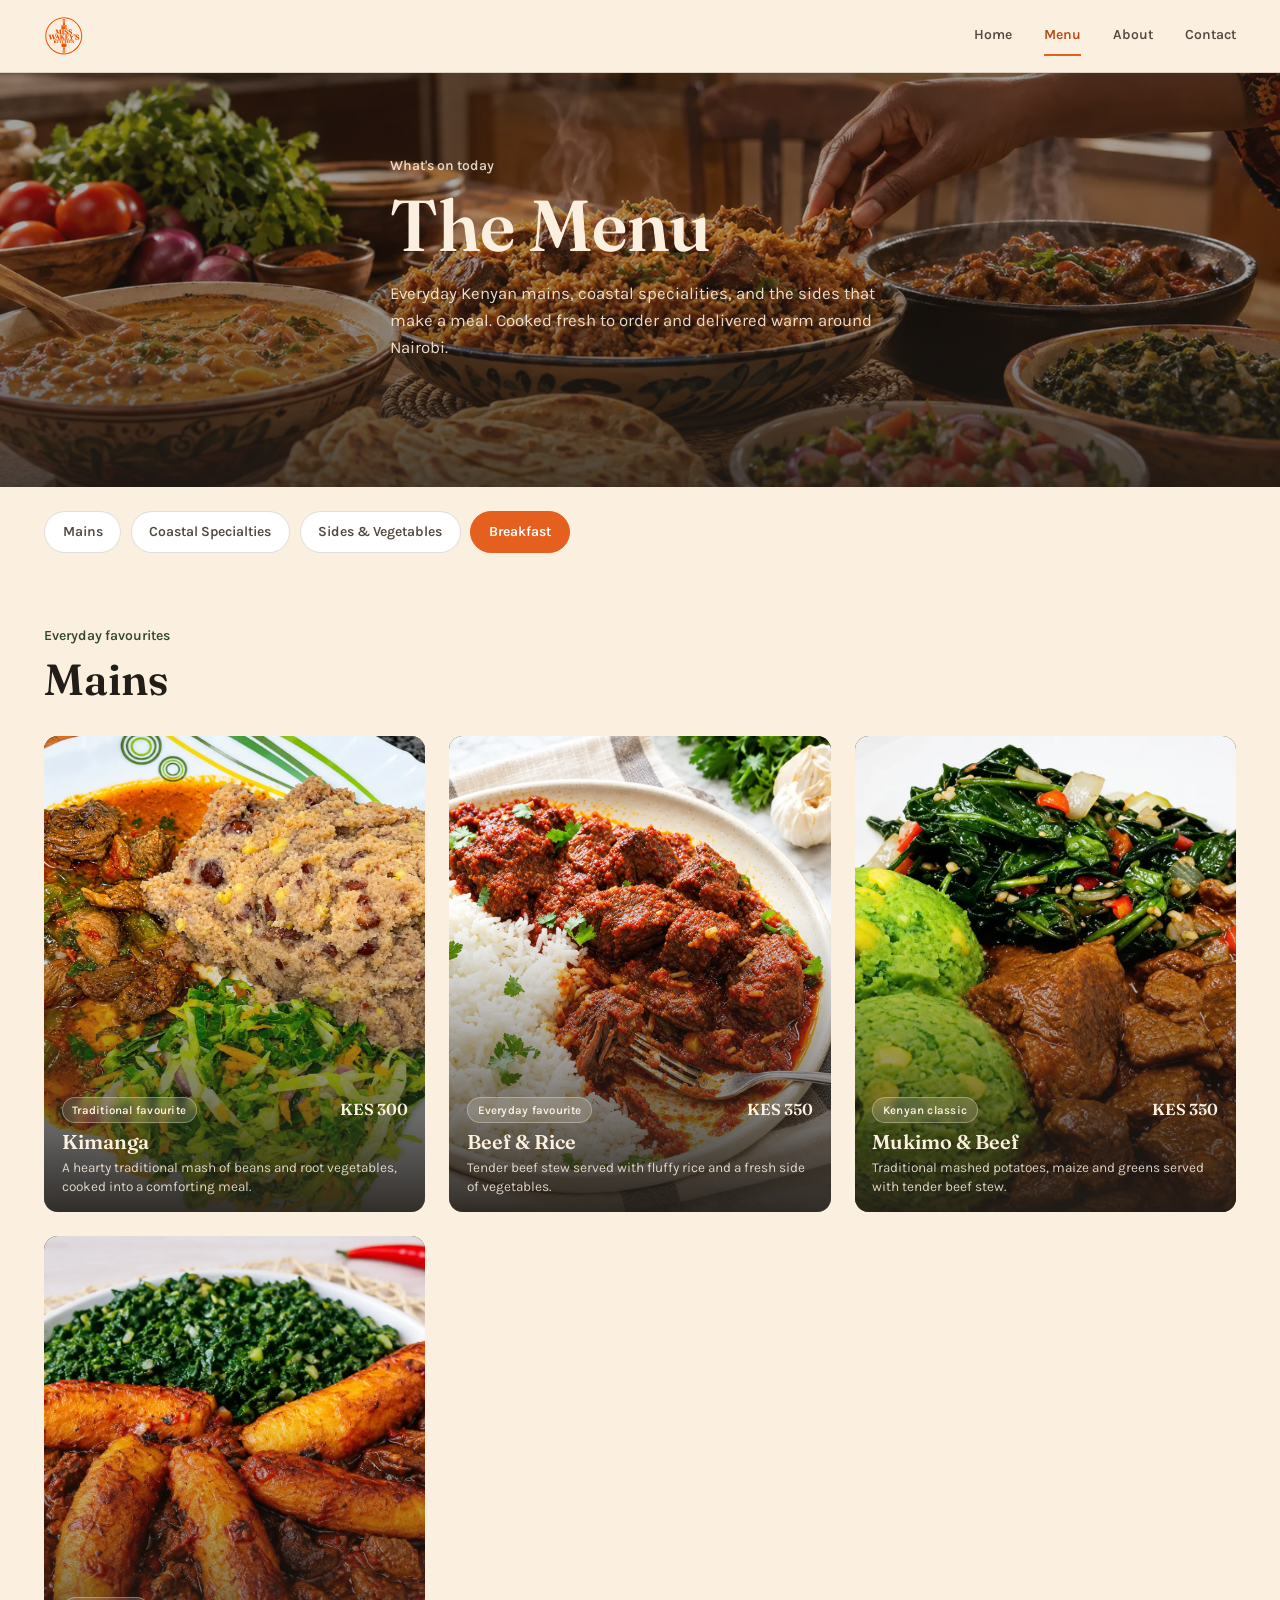
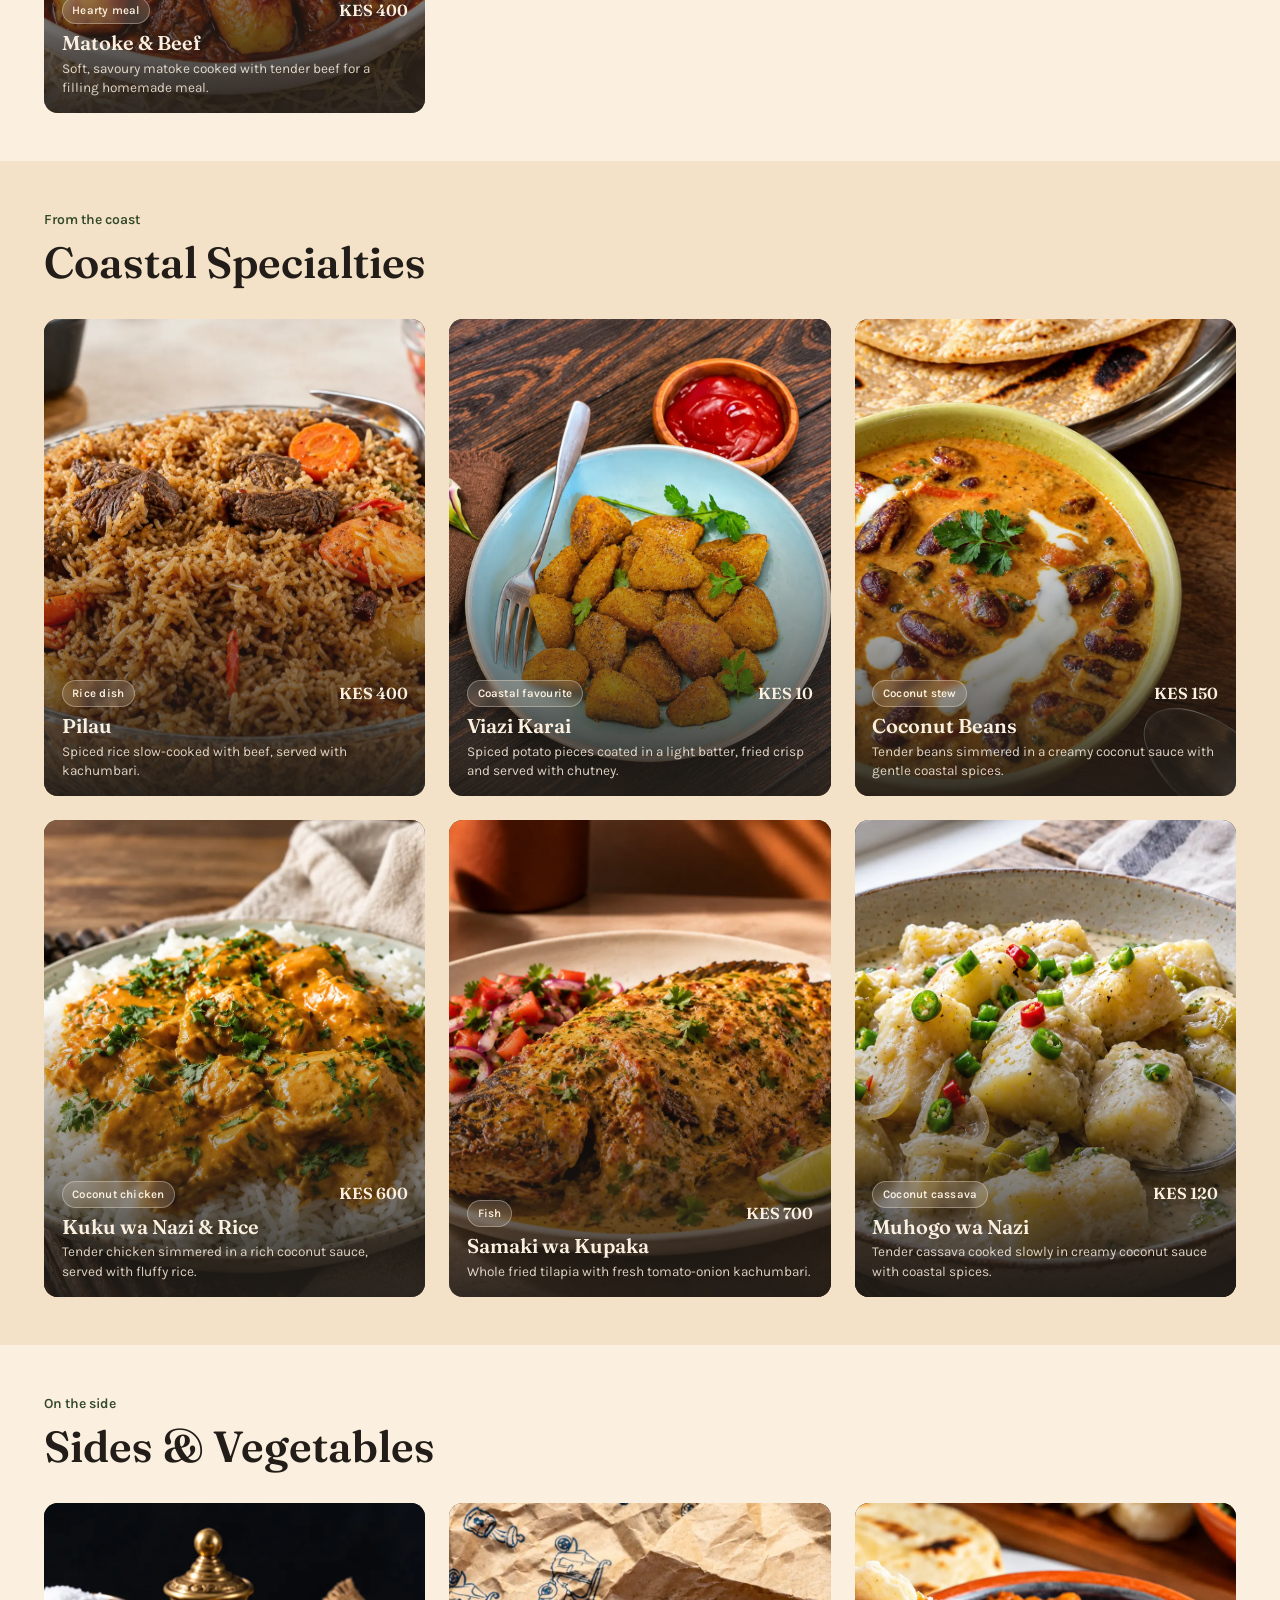
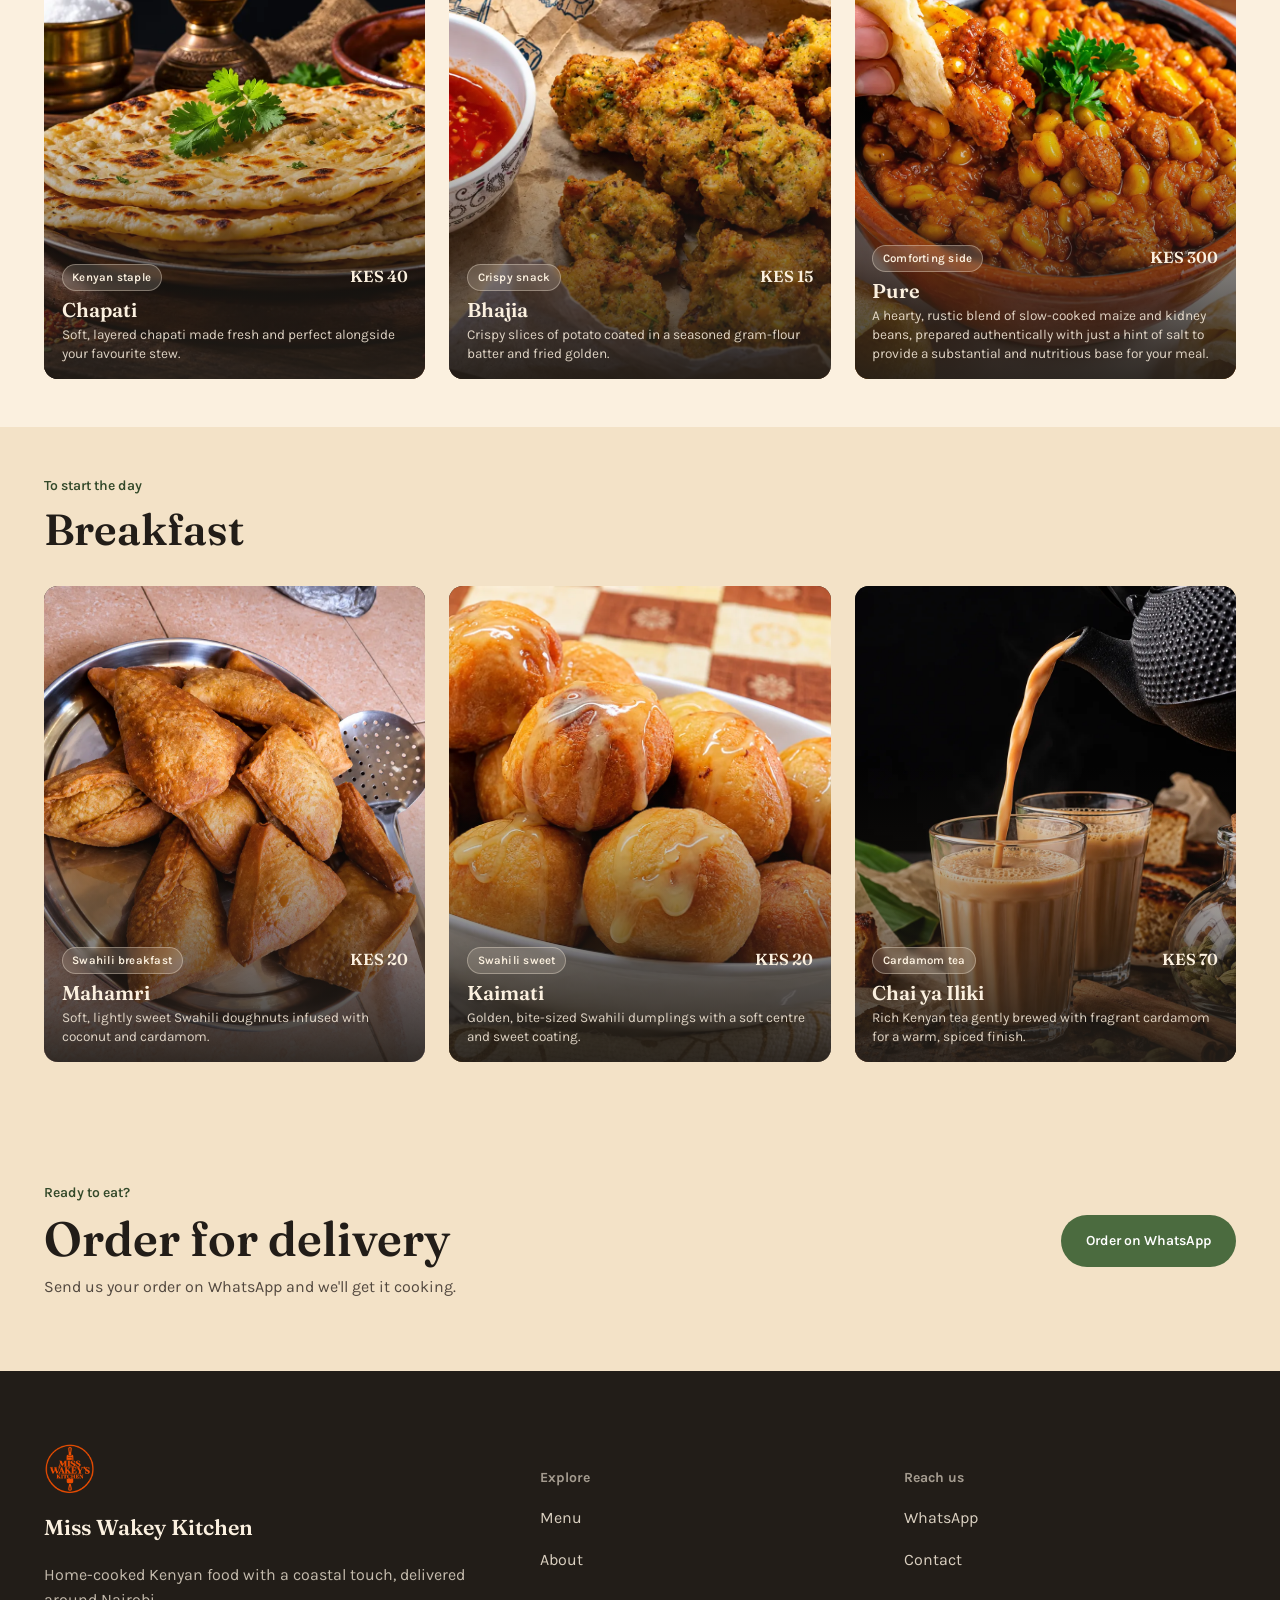
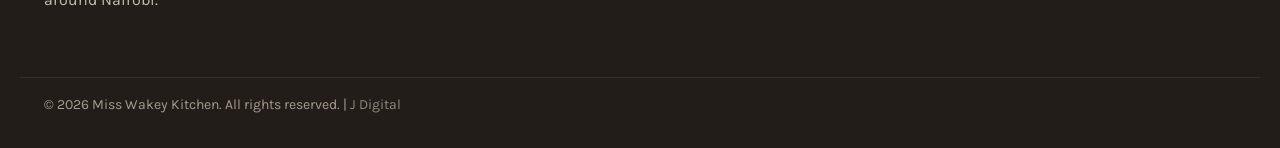
<file: menu.html>
<!DOCTYPE html>
<html lang="en">
<head>
<meta charset="UTF-8">
<meta name="viewport" content="width=device-width, initial-scale=1.0">

<title>Menu | Miss Wakey Kitchen</title>
<meta name="description" content="Explore the Miss Wakey Kitchen menu featuring homemade Kenyan and coastal-inspired favourites including pilau, chapati, maharagwe ya nazi, nyama, ugali, sukuma wiki and more.">

<meta name="keywords" content="Miss Wakey Kitchen menu, Nairobi food menu, Kenyan food menu, coastal food Nairobi, pilau Nairobi, chapati Nairobi, maharagwe ya nazi, ugali nyama, homemade food Nairobi">

<meta name="author" content="Miss Wakey Kitchen">

<meta name="robots" content="index, follow">
<meta name="googlebot" content="index, follow">

<link rel="canonical" href="https://misswakeyskitchen.netlify.app/menu.html">

<!-- Open Graph -->
<meta property="og:type" content="website">
<meta property="og:site_name" content="Miss Wakey Kitchen">
<meta property="og:title" content="Menu | Miss Wakey Kitchen | Homemade Food in Nairobi">
<meta property="og:description" content="Browse homemade Kenyan and coastal-inspired dishes from Miss Wakey Kitchen, available for home and office delivery in Nairobi.">
<meta property="og:url" content="https://misswakeyskitchen.netlify.app/menu.html">
<meta property="og:image" content="https://misswakeyskitchen.netlify.app/images-webp/og/og-image.webp>
<meta property="og:image:alt" content="Pilau from Miss Wakey Kitchen">
<meta property="og:locale" content="en_KE">

<!-- X / Twitter -->
<meta name="twitter:card" content="summary_large_image">
<meta name="twitter:title" content="Menu | Miss Wakey Kitchen | Homemade Food in Nairobi">
<meta name="twitter:description" content="Browse homemade Kenyan and coastal-inspired dishes from Miss Wakey Kitchen.">
<meta name="twitter:image" content="https://misswakeyskitchen.netlify.app/images-webp/og/og-image.webp>

<meta name="theme-color" content="#E5601F">

<link rel="icon" type="image/png" href="images/logo/favicon.png">
<link rel="stylesheet" href="css/menu.css">
</head>
<body>

<header class="site-header">
  <div class="container site-header__row">
    <a href="index.html" class="brand">
      <img src="images/logo/logo-mark.png" alt="Miss Wakey Kitchen">
    </a>
    <nav class="site-nav" aria-label="Primary">
      <a href="index.html">Home</a>
      <a href="menu.html" aria-current="page">Menu</a>
      <a href="about.html">About</a>
      <a href="contact.html">Contact</a>
    </nav>
    <button class="nav-toggle" type="button" aria-label="Open menu" aria-expanded="false">&#9776;</button>
  </div>
</header>

<main>

  <!-- ============ MENU HERO ============ -->
  <section class="menu-hero">
    <div class="menu-hero__image">
      <img src="images-webp/hero/hero-02.webp" alt="">
    </div>
    <div class="menu-hero__overlay"></div>
    <div class="container menu-hero__content">
      <p class="eyebrow">What's on today</p>
      <h1>The Menu</h1>
      <p class="menu-hero__intro">
        Everyday Kenyan mains, coastal specialities, and the sides
        that make a meal. Cooked fresh to order and delivered
        warm around Nairobi.
      </p>
    </div>
  </section>

  <!-- ============ CATEGORY QUICK NAV ============ -->
  <!-- Filled in by menu.js to match whatever categories are in the
       dish list, so it never falls out of sync with the menu. -->
  <nav class="menu-nav container" aria-label="Menu categories" data-menu-nav></nav>

  <!-- ============ MENU CATEGORIES + DISHES ============ -->
  <!-- Rendered entirely by menu.js from the `dishes` list in that
       file. Add, remove, or re-tag a dish there and this page (and
       its category nav) updates itself. No HTML edits needed. -->
  <div data-menu-categories></div>

  <!-- ============ ORDER CTA ============ -->
  <section class="menu-cta alt">
    <div class="container menu-cta__inner">
      <div>
        <p class="eyebrow">Ready to eat?</p>
        <h2>Order for delivery</h2>
        <p>Send us your order on WhatsApp and we'll get it cooking.</p>
      </div>
      <a href="https://wa.me/254715138478" class="btn btn--whatsapp">Order on WhatsApp</a>
    </div>
  </section>

</main>

<footer class="site-footer">
  <div class="container footer-grid">
    <div>
      <img src="images/logo/logo-mark.png" alt="Miss Wakey Kitchen" class="footer-logo">
      <p class="brand" style="color:var(--color-paper)">Miss Wakey Kitchen</p>
      <p style="color:var(--color-paper); opacity:.75;">Home-cooked Kenyan food with a coastal touch, delivered around Nairobi.</p>
    </div>
    <div>
      <h5>Explore</h5>
      <p><a href="menu.html">Menu</a></p>
      <p><a href="about.html">About</a></p>
    </div>
    <div>
      <h5>Reach us</h5>
      <p><a href="https://wa.me/254715138478">WhatsApp</a></p>
      <p><a href="contact.html">Contact</a></p>
    </div>
  </div>
  <div class="container footer-bottom">
    &copy; <span id="year"></span> Miss Wakey Kitchen. All rights reserved. |
    <a href="https://josamkm.vercel.app/" aria-label="J Digital">J Digital</a>
  </div>
</footer>

<script src="js/main.js"></script>
<script src="js/menu.js"></script>
<script>
  document.getElementById('year').textContent = new Date().getFullYear();
</script>
</body>
</html>
</file>
<file: css/index.css>
/* ============================================================
   MISS WAKEY KITCHEN — index.css
   Everything index.html needs: tokens, base, components, motion,
   and homepage layout.
   ============================================================ */

@import url('https://fonts.googleapis.com/css2?family=Fraunces:ital,opsz,wght@0,9..144,400;0,9..144,500;0,9..144,600;1,9..144,500&family=Karla:wght@400;500;600;700&display=swap');


/* ============================================================
   TOKENS
   ============================================================ */

:root {
  --color-ink:         #221D18;
  --color-ink-soft:    #52483F;
  --color-paper:       #FBF0DF;
  --color-paper-deep:  #F3E2C7;
  --color-orange:      #E5601F;
  --color-orange-dark: #B94614;
  --color-leaf:        #4B6B3F;
  --color-leaf-deep:   #33492A;
  --color-coconut:     #FFFFFF;
  --color-line:        rgba(34, 29, 24, 0.14);

  --font-display: "Fraunces", Georgia, "Times New Roman", serif;
  --font-body: "Karla", "Segoe UI", Arial, sans-serif;

  --fs-body: 1rem;
  --fs-small: 0.875rem;
  --fs-h5: 1.25rem;
  --fs-h4: 1.75rem;
  --fs-h3: 2.25rem;
  --fs-h2: 3rem;
  --fs-h1: clamp(2.5rem, 5vw + 1rem, 4.5rem);

  --sp-1: 0.5rem;
  --sp-2: 1rem;
  --sp-3: 1.5rem;
  --sp-4: 2rem;
  --sp-5: 3rem;
  --sp-6: 4.5rem;
  --sp-7: 7rem;

  --radius-card: 14px;
  --radius-pill: 999px;

  --ease: cubic-bezier(0.16, 1, 0.3, 1);
  --dur: 0.5s;

  --max-width: 1240px;
}


/* ============================================================
   REDUCED MOTION
   ============================================================ */

@media (prefers-reduced-motion: reduce) {
  *,
  *::before,
  *::after {
    animation-duration: 0.001ms !important;
    animation-iteration-count: 1 !important;
    transition-duration: 0.001ms !important;
    scroll-behavior: auto !important;
  }
}


/* ============================================================
   BASE
   ============================================================ */

* {
  box-sizing: border-box;
}

html {
  scroll-behavior: smooth;
}

body {
  margin: 0;
  background: var(--color-paper);
  color: var(--color-ink);
  font-family: var(--font-body);
  font-size: var(--fs-body);
  line-height: 1.6;
  -webkit-font-smoothing: antialiased;
}

img {
  max-width: 100%;
  display: block;
}

h1,
h2,
h3,
h4 {
  font-family: var(--font-display);
  font-weight: 600;
  line-height: 1.1;
  margin: 0 0 var(--sp-2);
  color: var(--color-ink);
}

h1 {
  font-size: var(--fs-h1);
}

h2 {
  font-size: var(--fs-h2);
}

h3 {
  font-size: var(--fs-h3);
}

h4 {
  font-size: var(--fs-h4);
}

p {
  margin: 0 0 var(--sp-2);
  max-width: 62ch;
  color: var(--color-ink-soft);
}

a {
  color: inherit;
  text-decoration: none;
}

.container {
  max-width: var(--max-width);
  margin-inline: auto;
  padding-inline: var(--sp-3);
}

section {
  padding-block: var(--sp-6);
}

section.alt {
  background: var(--color-paper-deep);
}

.eyebrow {
  font-family: var(--font-body);
  font-weight: 600;
  font-size: var(--fs-small);
  color: var(--color-leaf-deep);
}

:focus-visible {
  outline: 3px solid var(--color-orange);
  outline-offset: 3px;
}

.visually-hidden {
  position: absolute;
  width: 1px;
  height: 1px;
  overflow: hidden;
  clip: rect(0 0 0 0);
  white-space: nowrap;
}

.carousel::-webkit-scrollbar {
  height: 6px;
}

.carousel::-webkit-scrollbar-thumb {
  background: var(--color-line);
  border-radius: var(--radius-pill);
}


/* ============================================================
   COMPONENTS
   ============================================================ */


/* ---------------- Header ---------------- */

.site-header {
  position: sticky;
  top: 0;
  z-index: 50;
  background: var(--color-paper);
  border-bottom: 1px solid var(--color-line);
  transition: transform var(--dur) var(--ease);
}

.site-header.header--hidden {
  transform: translateY(-100%);
}

.site-header__row {
  display: flex;
  align-items: center;
  justify-content: space-between;
  padding-block: var(--sp-2);
}

.brand {
  display: flex;
  align-items: center;
  gap: var(--sp-1);
  font-family: var(--font-display);
  font-weight: 600;
  font-size: 1.35rem;
  color: var(--color-ink);
}

.brand img {
  height: 40px;
  width: auto;
}

.site-nav {
  display: flex;
  gap: var(--sp-4);
}

.site-nav a {
  font-weight: 600;
  font-size: var(--fs-small);
  color: var(--color-ink-soft);
  padding-block: var(--sp-1);
  border-bottom: 2px solid transparent;
  transition:
    color 0.2s ease,
    border-color 0.2s ease;
}

.site-nav a:hover,
.site-nav a[aria-current="page"] {
  color: var(--color-orange-dark);
  border-color: var(--color-orange);
}

.nav-toggle {
  display: none;
}

@media (max-width: 760px) {

  .site-nav {
    position: fixed;
    top: 64px;
    left: 0;
    right: 0;
    max-height: calc(100vh - 64px);
    overflow-y: auto;
    background: var(--color-paper);
    flex-direction: column;
    align-items: flex-start;
    padding: var(--sp-4) var(--sp-3);
    gap: var(--sp-3);
    border-bottom-left-radius: var(--radius-card);
    border-bottom-right-radius: var(--radius-card);
    box-shadow: 0 24px 45px rgba(34, 29, 24, 0.16);
    transform: translateY(-16px);
    opacity: 0;
    pointer-events: none;
    transition:
      transform var(--dur) var(--ease),
      opacity var(--dur) ease;
  }

  .site-nav.is-open {
    transform: translateY(0);
    opacity: 1;
    pointer-events: auto;
  }

  .nav-toggle {
    display: inline-flex;
    background: none;
    border: none;
    cursor: pointer;
    font-size: 1.75rem;
    color: var(--color-ink);
    line-height: 1;
  }
}


/* ---------------- Buttons ---------------- */

.btn {
  display: inline-flex;
  align-items: center;
  gap: var(--sp-1);
  padding: 0.85rem 1.5rem;
  border-radius: var(--radius-pill);
  font-weight: 600;
  font-size: var(--fs-small);
  border: 1px solid transparent;
  cursor: pointer;

  transition:
    transform 0.2s var(--ease),
    background 0.2s ease,
    box-shadow 0.2s ease;
}

.btn:hover {
  transform: translateY(-2px);
}

.btn--primary {
  background: var(--color-orange);
  color: var(--color-coconut);
}

.btn--primary:hover {
  background: var(--color-orange-dark);
}

.btn--ghost {
  background: transparent;
  color: var(--color-ink);
  border-color: var(--color-ink);
}

.btn--ghost:hover {
  background: var(--color-ink);
  color: var(--color-paper);
}

.btn--whatsapp {
  background: var(--color-leaf);
  color: var(--color-coconut);
}

.btn--whatsapp:hover {
  background: var(--color-leaf-deep);
}


/* ---------------- Carousel arrows ---------------- */

.carousel-controls {
  display: flex;
  gap: var(--sp-1);
}

.carousel-arrow {
  width: 42px;
  height: 42px;
  border-radius: 50%;
  border: 1px solid var(--color-line);
  background: var(--color-paper);

  display: inline-flex;
  align-items: center;
  justify-content: center;

  cursor: pointer;

  transition:
    background 0.2s ease,
    border-color 0.2s ease;
}

.carousel-arrow:hover {
  border-color: var(--color-orange);
}

.carousel-arrow svg {
  width: 18px;
  height: 18px;
  stroke: var(--color-ink);
}


/* ---------------- Dish / cook cards ---------------- */

.dish-card,
.cook-card {
  border-radius: var(--radius-card);
  overflow: hidden;
  background: var(--color-coconut);
  border: 1px solid var(--color-line);
}

.dish-card__img,
.cook-card__img {
  aspect-ratio: 4 / 3;
  background: var(--color-paper-deep);
  overflow: hidden;
}

.dish-card__img img,
.cook-card__img img {
  width: 100%;
  height: 100%;
  object-fit: cover;
}

.dish-card__body,
.cook-card__body {
  padding: var(--sp-2) var(--sp-2) var(--sp-3);
}

.dish-card__name,
.cook-card__name {
  font-family: var(--font-display);
  font-size: var(--fs-h5);
  margin-bottom: 0.25rem;
}

.dish-card__desc,
.cook-card__desc {
  font-size: var(--fs-small);
  margin-bottom: 0;
}

.dish-card__tag,
.cook-card__tag {
  display: inline-block;
  font-size: 0.75rem;
  font-weight: 600;
  color: var(--color-leaf-deep);
  background: rgba(75, 107, 63, 0.12);
  padding: 0.2rem 0.6rem;
  border-radius: var(--radius-pill);
  margin-bottom: var(--sp-1);
}


/* ---------------- Footer ---------------- */

.site-footer {
  background: var(--color-ink);
  color: var(--color-paper);
  padding-block: var(--sp-6) var(--sp-4);
}

.site-footer a {
  color: var(--color-paper);
  opacity: 0.85;
}

.site-footer a:hover {
  opacity: 1;
  color: var(--color-orange);
}

.site-footer h5 {
  font-family: var(--font-body);
  font-size: var(--fs-small);
  color: var(--color-paper);
  opacity: 0.6;
  margin-bottom: var(--sp-2);
}

.footer-logo {
  height: 52px;
  width: auto;
  margin-bottom: var(--sp-2);
  border-radius: 8px;
}

.footer-grid {
  display: grid;
  grid-template-columns: 1.4fr 1fr 1fr;
  gap: var(--sp-4);
}

.footer-bottom {
  margin-top: var(--sp-5);
  padding-top: var(--sp-2);
  border-top: 1px solid rgba(251, 240, 223, 0.15);
  font-size: var(--fs-small);
  opacity: 0.6;
}

@media (max-width: 760px) {

  .footer-grid {
    grid-template-columns: 1fr 1fr;
    column-gap: var(--sp-3);
    row-gap: var(--sp-4);
  }

  /* Unwrap the brand block so its logo, name, and tagline can be
     placed individually on the grid below, instead of stacking. */
  .footer-grid > div:first-child {
    display: contents;
  }

  .footer-grid > div:first-child > .footer-logo {
    grid-column: 1;
    grid-row: 1;
    justify-self: start;
    margin-bottom: 0;
  }

  .footer-grid > div:first-child > p.brand {
    grid-column: 2;
    grid-row: 1;
    align-self: center;
    margin: 0;
  }

  .footer-grid > div:first-child > p:not(.brand) {
    grid-column: 1 / -1;
    grid-row: 2;
    margin: 0;
  }

  /* Explore / Reach us sit side by side underneath */
  .footer-grid > div:nth-child(2) {
    grid-column: 1;
    grid-row: 3;
  }

  .footer-grid > div:nth-child(3) {
    grid-column: 2;
    grid-row: 3;
  }
}


/* ============================================================
   MOTION
   ============================================================ */


/* ---------------- Hero load-in ---------------- */

.hero__eyebrow,
.hero__title,
.hero__desc,
.hero__cta {
  opacity: 0;
  transform: translateY(18px);
  animation: rise 0.7s var(--ease) forwards;
}

.hero__eyebrow {
  animation-delay: 0.05s;
}

.hero__title {
  animation-delay: 0.15s;
}

.hero__desc {
  animation-delay: 0.3s;
}

.hero__cta {
  animation-delay: 0.42s;
}

@keyframes rise {
  to {
    opacity: 1;
    transform: translateY(0);
  }
}


/* ---------------- General reveal ---------------- */

[data-reveal] {
  opacity: 0;
  transform: translate3d(0, 28px, 0);
  will-change: transform, opacity;
  backface-visibility: hidden;

  transition:
    opacity 0.7s cubic-bezier(0.22, 1, 0.36, 1),
    transform 0.7s cubic-bezier(0.22, 1, 0.36, 1);
}

[data-reveal].is-visible {
  opacity: 1;
  transform: translate3d(0, 0, 0);
}

[data-reveal="down"] {
  transform: translate3d(0, -28px, 0);
}

[data-reveal="down"].is-visible {
  transform: translate3d(0, 0, 0);
}


/* ---------------- Generic carousel ---------------- */

.carousel {
  display: flex;
  gap: var(--sp-2);
  overflow-x: auto;
  scroll-snap-type: x proximity;
  scroll-behavior: smooth;
  padding-bottom: var(--sp-1);
}

.carousel > * {
  flex: 0 0 280px;
  scroll-snap-align: start;
}


/* ---------------- Frame sequence ---------------- */

.frame-sequence {
  position: relative;
  aspect-ratio: 4 / 3;
  border-radius: var(--radius-card);
  overflow: hidden;
  background: var(--color-ink);
}

.frame-sequence img {
  position: absolute;
  inset: 0;
  width: 100%;
  height: 100%;
  object-fit: cover;
  opacity: 0;
  transition: opacity 0.25s linear;
}

.frame-sequence img.is-active {
  opacity: 1;
}


/* ---------------- What's cooking card deal ---------------- */

.cook-cards.is-dealt .cook-card {
  transform: translate3d(0, 0, 0);
}

.cook-card {
  transform:
    translate3d(
      calc(-100% * var(--i) - var(--sp-3) * var(--i)),
      0,
      0
    );

  z-index: calc(var(--i) + 1);

  will-change: transform;
  backface-visibility: hidden;

  transition:
    transform 0.9s cubic-bezier(0.22, 1, 0.36, 1);

  transition-delay: calc(var(--i) * 0.1s);
}


/* ============================================================
   HOMEPAGE — HERO
   ============================================================ */

.hero {
  position: relative;
  height: 65vh;
  min-height: 480px;

  display: flex;
  align-items: center;

  overflow: hidden;
  color: var(--color-paper);
}

.hero__media {
  position: absolute;
  inset: 0;
  z-index: 0;
}

.hero__media .frame-sequence {
  height: 100%;
  border-radius: 0;
  aspect-ratio: unset;
}

.hero__scrim {
  position: absolute;
  inset: 0;
  z-index: 1;

  background:
    linear-gradient(
      180deg,
      rgba(34, 29, 24, 0.55) 0%,
      rgba(34, 29, 24, 0.35) 40%,
      rgba(34, 29, 24, 0.75) 100%
    );
}

.hero__copy {
  position: relative;
  z-index: 2;
}

.hero__eyebrow {
  color: var(--color-paper);
  opacity: 0.85;
  margin-bottom: var(--sp-2);
}

.hero__title {
  color: var(--color-paper);
}

.hero__desc {
  color: var(--color-paper);
  opacity: 0.92;
  max-width: 46ch;
  margin-bottom: var(--sp-3);
}

.hero__cta {
  display: flex;
  gap: var(--sp-2);
  flex-wrap: wrap;
}

.hero .btn--ghost {
  color: var(--color-paper);
  border-color: var(--color-paper);
}

.hero .btn--ghost:hover {
  background: var(--color-paper);
  color: var(--color-ink);
}


/* ============================================================
   THIS WEEK'S MENU
   ============================================================ */

.section-head {
  display: flex;
  align-items: baseline;
  justify-content: space-between;
  gap: var(--sp-2);
  margin-bottom: var(--sp-3);
}

.cook-section {
  overflow: hidden;
}

.cook-cards {
  display: grid;
  grid-template-columns: repeat(4, 1fr);
  gap: var(--sp-3);
  margin-top: var(--sp-4);
}

@media (max-width: 860px) {

  .cook-cards {
    grid-template-columns: repeat(2, 1fr);
  }

  .cook-card {
    transform: translate3d(0, 24px, 0);
  }

  .cook-cards.is-dealt .cook-card {
    transform: translate3d(0, 0, 0);
  }
}


/* ============================================================
   HOW DELIVERY WORKS — HORIZONTAL SEQUENCE
   ============================================================ */

.delivery-steps-section {
  overflow: hidden;
}

.delivery-steps-section > .container > h2 {
  max-width: 650px;
  margin-bottom: 3.5rem;
}


/* ------------------------------------------------------------
   TRACK WRAPPER
   ------------------------------------------------------------ */

.steps-track-wrap {
  position: relative;
  overflow: hidden;
  width: 100%;
}


/* ------------------------------------------------------------
   HORIZONTAL LINE
   ------------------------------------------------------------ */

.steps-track-wrap::before {
  content: "";
  position: absolute;

  top: 0.9rem;
  left: 8%;
  right: 8%;

  height: 3px;

  background: rgba(34, 29, 24, 0.12);
  border-radius: var(--radius-pill);

  z-index: 0;
}


/* Orange progress line */

.steps-track-wrap::after {
  content: "";
  position: absolute;

  top: 0.9rem;
  left: 8%;

  width: var(--steps-progress, 0%);

  height: 3px;

  background: var(--color-orange);
  border-radius: var(--radius-pill);

  z-index: 1;

  transform-origin: left center;

  transition:
    width 0.12s linear;
}


/* ------------------------------------------------------------
   THREE STEP GRID
   ------------------------------------------------------------ */

.steps-track {
  position: relative;
  z-index: 2;

  display: grid;
  grid-template-columns: repeat(3, 1fr);

  gap: var(--sp-4);

  width: 100%;
}


/* ------------------------------------------------------------
   INDIVIDUAL STEP
   ------------------------------------------------------------ */

.steps-track .step {
  position: relative;

  padding-top: 2rem;

  opacity: 0.25;

  transform:
    translateY(18px)
    scale(0.97);

  transition:
    opacity 0.45s ease,
    transform 0.55s cubic-bezier(0.22, 1, 0.36, 1);
}


/* Active step */

.steps-track .step.is-active {
  opacity: 1;

  transform:
    translateY(0)
    scale(1);
}


/* ------------------------------------------------------------
   NUMBER
   ------------------------------------------------------------ */

.step__number {
  position: absolute;

  top: 0;
  left: 50%;

  width: 32px;
  height: 32px;

  display: grid;
  place-items: center;

  transform: translateX(-50%);

  border-radius: 50%;

  background: var(--color-paper-deep);
  border: 3px solid var(--color-paper-deep);

  color: var(--color-ink-soft);

  font-family: var(--font-display);
  font-size: 0.8rem;
  font-weight: 600;

  z-index: 4;

  transition:
    background 0.35s ease,
    color 0.35s ease,
    border-color 0.35s ease,
    transform 0.35s var(--ease);
}


/* Active number */

.step.is-active .step__number {
  background: var(--color-orange);
  border-color: var(--color-orange);
  color: var(--color-coconut);

  transform:
    translateX(-50%)
    scale(1.08);
}


/* ------------------------------------------------------------
   STEP CONTENT
   ------------------------------------------------------------ */

.step__content {
  display: flex;
  flex-direction: column;
  gap: 0.75rem;

  padding-top: 2rem;
}

.step__content h3 {
  font-size: clamp(1.5rem, 2vw, 2rem);
  margin-bottom: 0.15rem;
}

.step__content p {
  margin: 0;

  font-size: 0.95rem;

  max-width: 36ch;
}


/* ------------------------------------------------------------
   STEP IMAGE
   ------------------------------------------------------------ */

.step__img {
  display: block;

  width: 100%;
  aspect-ratio: 4 / 3;

  object-fit: cover;

  margin-top: 1.25rem;

  border-radius: var(--radius-card);

  opacity: 0.45;

  transform: translateY(12px);

  transition:
    opacity 0.5s ease,
    transform 0.6s cubic-bezier(0.22, 1, 0.36, 1);
}

.step.is-active .step__img {
  opacity: 1;

  transform: translateY(0);
}


/* ------------------------------------------------------------
   TABLET
   ------------------------------------------------------------ */

@media (max-width: 860px) {

  .steps-track-wrap::before {
    left: 7%;
    right: 7%;
  }

  .steps-track-wrap::after {
    left: 7%;
  }

  .steps-track {
    gap: var(--sp-3);
  }

  .step__content h3 {
    font-size: 1.45rem;
  }

  .step__content p {
    font-size: 0.9rem;
  }
}


/* ------------------------------------------------------------
   MOBILE
   ------------------------------------------------------------ */

@media (max-width: 760px) {

  .delivery-steps-section > .container > h2 {
    margin-bottom: 2.5rem;
  }

  .steps-track-wrap {
    overflow: visible;
  }


  /* Vertical line */

  .steps-track-wrap::before {
    top: 0;
    bottom: 0;

    left: 15px;
    right: auto;

    width: 3px;
    height: auto;
  }


  /* Vertical progress */

  .steps-track-wrap::after {
    top: 0;
    left: 15px;

    width: 3px;
    height: var(--steps-progress, 0%);

    transition:
      height 0.12s linear;
  }


  .steps-track {
    display: grid;

    grid-template-columns: 1fr;

    gap: 3rem;

    padding-left: 2.75rem;
  }


  .steps-track .step {
    padding-top: 0;

    opacity: 0.25;

    transform:
      translateX(18px)
      scale(0.98);
  }

  .steps-track .step.is-active {
    transform:
      translateX(0)
      scale(1);
  }


  /* Numbers sit on vertical line */

  .step__number {
    top: 0;
    left: -2.75rem;

    transform: translateX(0);
  }

  .step.is-active .step__number {
    transform: scale(1.08);
  }


  .step__content {
    padding-top: 0;
  }


  .step__img {
    aspect-ratio: 16 / 10;
  }
}


/* ------------------------------------------------------------
   REDUCED MOTION
   ------------------------------------------------------------ */

@media (prefers-reduced-motion: reduce) {

  .steps-track-wrap::after,
  .steps-track .step,
  .step__number,
  .step__img {
    transition: none;
  }
}


/* ============================================================
   IN THE KITCHEN
   Kept for future/current pages using these components.
   ============================================================ */

.process-grid {
  display: grid;
  grid-template-columns: 1fr 1fr;
  gap: var(--sp-5);
  align-items: center;
}

.process-period {
  font-weight: 600;
  color: var(--color-orange-dark);
}

@media (max-width: 860px) {

  .process-grid {
    grid-template-columns: 1fr;
  }
}


/* ============================================================
   COMING SOON / TEASER GALLERY
   ============================================================ */

.teaser__intro {
  max-width: 560px;
  margin-bottom: var(--sp-4);
}

.teaser-gallery {
  display: grid;
  grid-template-columns: 1.3fr 1fr 1fr;
  grid-template-rows: 1fr 1fr;
  gap: var(--sp-2);
}

.teaser-gallery img {
  width: 100%;
  height: 100%;
  object-fit: cover;
  border-radius: var(--radius-card);
}

.teaser-img-1 {
  grid-column: 1;
  grid-row: 1 / 3;
}

.teaser-img-2 {
  grid-column: 2;
  grid-row: 1;
}

.teaser-img-3 {
  grid-column: 3;
  grid-row: 1;
}

.teaser-img-4 {
  grid-column: 2 / 4;
  grid-row: 2;
}

@media (max-width: 760px) {

  .teaser-gallery {
    grid-template-columns: 1fr 1fr;
    grid-template-rows: repeat(3, 200px);
  }

  .teaser-img-1 {
    grid-column: 1 / 3;
    grid-row: 1;
  }

  .teaser-img-2 {
    grid-column: 1;
    grid-row: 2;
  }

  .teaser-img-3 {
    grid-column: 2;
    grid-row: 2;
  }

  .teaser-img-4 {
    grid-column: 1 / 3;
    grid-row: 3;
  }
}


/* ============================================================
   CUSTOMER REVIEWS
   ============================================================ */

.reviews-section {
  overflow: hidden;
  padding-block: 3rem;
}

.reviews-intro {
  max-width: 650px;
  margin-inline: auto;
  text-align: center;
  margin-bottom: 2rem;
}

.reviews-intro .eyebrow {
  margin-bottom: var(--sp-1);
}

.reviews-intro h2 {
  margin-bottom: var(--sp-2);
}

.reviews-intro p {
  margin-inline: auto;
}


/* ---------------- Review stage ---------------- */

.reviews-carousel {
  position: relative;
  width: 100%;
  height: 230px;

  display: flex;
  align-items: center;
  justify-content: center;

  perspective: 1200px;
}


/* ---------------- Review cards ---------------- */

.review-card {
  position: absolute;

  width: min(420px, 72vw);
  min-height: 210px;

  padding: 1.25rem;

  display: flex;
  flex-direction: column;
  justify-content: space-between;

  background: var(--color-coconut);
  border: 1px solid var(--color-line);
  border-radius: var(--radius-card);

  box-shadow:
    0 18px 45px rgba(34, 29, 24, 0.10);

  transform-origin: center center;

  transition:
    transform 0.75s cubic-bezier(0.22, 0.61, 0.36, 1),
    opacity 0.55s ease,
    filter 0.55s ease,
    box-shadow 0.75s cubic-bezier(0.22, 0.61, 0.36, 1);

  will-change: transform, opacity, filter;
  backface-visibility: hidden;
}


/* ---------------- Review positions ---------------- */

.review-card[data-position="far-left"] {
  transform:
    translate3d(-680px, 0, 0)
    scale(0.78);

  opacity: 0.30;
  filter: blur(4px);
  z-index: 1;
  box-shadow: none;
}

.review-card[data-position="left"] {
  transform:
    translate3d(-410px, 0, 0)
    scale(0.88);

  opacity: 0.58;
  filter: blur(2px);
  z-index: 2;
}

.review-card[data-position="center"] {
  transform:
    translate3d(0, 0, 0)
    scale(1);

  opacity: 1;
  filter: blur(0);
  z-index: 5;

  box-shadow:
    0 24px 60px rgba(34, 29, 24, 0.16);
}

.review-card[data-position="right"] {
  transform:
    translate3d(410px, 0, 0)
    scale(0.88);

  opacity: 0.58;
  filter: blur(2px);
  z-index: 2;
}

.review-card[data-position="far-right"] {
  transform:
    translate3d(680px, 0, 0)
    scale(0.78);

  opacity: 0.30;
  filter: blur(4px);
  z-index: 1;
  box-shadow: none;
}


/* ---------------- Review content ---------------- */

.review-card__stars {
  color: var(--color-orange);
  font-size: 1rem;
  letter-spacing: 0.12em;
  margin-bottom: var(--sp-2);
}

.review-card__text {
  color: var(--color-ink);
  font-family: var(--font-display);
  font-size: 1.25rem;
  line-height: 1.45;
  margin: 0;
  max-width: none;
}

.review-card__author {
  display: flex;
  align-items: center;
  gap: var(--sp-2);
  margin-top: var(--sp-4);
}

.review-card__avatar {
  width: 42px;
  height: 42px;
  flex: 0 0 42px;

  display: flex;
  align-items: center;
  justify-content: center;

  border-radius: 50%;

  background: var(--color-paper-deep);
  color: var(--color-leaf-deep);

  font-family: var(--font-display);
  font-weight: 600;
  font-size: 1rem;
}

.review-card__author strong,
.review-card__author span {
  display: block;
}

.review-card__author strong {
  font-size: var(--fs-small);
  color: var(--color-ink);
}

.review-card__author span {
  font-size: 0.75rem;
  color: var(--color-ink-soft);
  margin-top: 2px;
}


/* ---------------- Review controls ---------------- */

.reviews-controls {
  display: flex;
  align-items: center;
  justify-content: center;
  gap: var(--sp-3);
  margin-top: 1rem;
}

.reviews-arrow {
  width: 44px;
  height: 44px;

  display: inline-flex;
  align-items: center;
  justify-content: center;

  border: 1px solid var(--color-line);
  border-radius: 50%;

  background: var(--color-paper);
  color: var(--color-ink);

  font-size: 1.1rem;
  cursor: pointer;

  transition:
    background 0.2s ease,
    color 0.2s ease,
    border-color 0.2s ease,
    transform 0.2s var(--ease);
}

.reviews-arrow:hover {
  background: var(--color-orange);
  color: var(--color-coconut);
  border-color: var(--color-orange);
  transform: translateY(-2px);
}

.reviews-arrow:active {
  transform: translateY(0);
}


/* ---------------- Review dots ---------------- */

.reviews-dots {
  display: flex;
  align-items: center;
  gap: 0.45rem;
}

.reviews-dot {
  width: 7px;
  height: 7px;
  padding: 0;

  border: none;
  border-radius: 50%;

  background: rgba(34, 29, 24, 0.22);
  cursor: pointer;

  transition:
    width 0.3s ease,
    background 0.3s ease;
}

.reviews-dot.is-active {
  width: 22px;
  border-radius: var(--radius-pill);
  background: var(--color-orange);
}


/* ---------------- Reviews tablet ---------------- */

@media (max-width: 1100px) {

  .review-card[data-position="far-left"] {
    transform:
      translate3d(-520px, 0, 0)
      scale(0.75);
  }

  .review-card[data-position="far-right"] {
    transform:
      translate3d(520px, 0, 0)
      scale(0.75);
  }

  .review-card[data-position="left"] {
    transform:
      translate3d(-320px, 0, 0)
      scale(0.86);
  }

  .review-card[data-position="right"] {
    transform:
      translate3d(320px, 0, 0)
      scale(0.86);
  }
}


/* ---------------- Reviews mobile ---------------- */

@media (max-width: 760px) {

  .reviews-section {
    padding-block: 2.5rem;
  }

  .reviews-intro {
    margin-bottom: var(--sp-4);
  }

  .reviews-carousel {
    height: 220px;
  }

  .review-card {
    width: min(380px, 82vw);
    min-height: 200px;
  }

  .review-card[data-position="far-left"] {
    transform:
      translate3d(-92vw, 0, 0)
      scale(0.76);

    opacity: 0;
    filter: blur(5px);
    pointer-events: none;
  }

  .review-card[data-position="far-right"] {
    transform:
      translate3d(92vw, 0, 0)
      scale(0.76);

    opacity: 0;
    filter: blur(5px);
    pointer-events: none;
  }

  .review-card[data-position="left"] {
    transform:
      translate3d(-58vw, 0, 0)
      scale(0.84);

    opacity: 0.35;
    filter: blur(2px);
  }

  .review-card[data-position="right"] {
    transform:
      translate3d(58vw, 0, 0)
      scale(0.84);

    opacity: 0.35;
    filter: blur(2px);
  }

  .review-card[data-position="center"] {
    transform:
      translate3d(0, 0, 0)
      scale(1);

    opacity: 1;
    filter: blur(0);
  }

  .review-card__text {
    font-size: 1.15rem;
  }
}


/* ---------------- Small phones ---------------- */

@media (max-width: 420px) {

  .reviews-carousel {
    height: 350px;
  }

  .review-card {
    width: 84vw;
    min-height: 285px;
  }

  .review-card[data-position="left"] {
    transform:
      translate3d(-60vw, 0, 0)
      scale(0.82);
  }

  .review-card[data-position="right"] {
    transform:
      translate3d(60vw, 0, 0)
      scale(0.82);
  }

  .review-card__text {
    font-size: 1.08rem;
  }
}


/* ============================================================
   WHERE WE DELIVER
   Matches the current HTML structure:
   .delivery-layout
     .delivery-feature
     .delivery-stack
       .delivery-card--office
       .delivery-card--site
     .delivery-side
       .delivery-card--work
       .delivery-note
   ============================================================ */

.delivery-section {
  padding-block: var(--sp-6);
  background: var(--color-paper-deep);
  overflow: hidden;
}

.delivery-intro {
  display: grid;
  grid-template-columns: 1.15fr 0.85fr;
  gap: var(--sp-6);
  align-items: end;

  margin-bottom: var(--sp-5);
}

.delivery-intro h2 {
  max-width: 620px;
}

.delivery-intro__copy {
  padding-bottom: 0.35rem;
}

.delivery-intro__copy p {
  max-width: 46ch;
  margin-bottom: var(--sp-3);
}


/* ---------------- Main composition ---------------- */

.delivery-layout {
  display: grid;

  grid-template-columns:
    1.25fr
    0.8fr
    0.8fr;

  grid-template-rows:
    230px
    230px;

  gap: var(--sp-2);
}


/* ---------------- Main home image ---------------- */

.delivery-feature {
  position: relative;

  grid-column: 1;
  grid-row: 1 / 3;

  min-height: 460px;

  overflow: hidden;
  border-radius: var(--radius-card);

  background: var(--color-ink);
}

.delivery-feature img,
.delivery-card img {
  width: 100%;
  height: 100%;
  object-fit: cover;

  transition:
    transform 0.7s var(--ease);
}

.delivery-feature:hover img,
.delivery-card:hover img {
  transform: scale(1.035);
}


/* ---------------- Image gradients ---------------- */

.delivery-feature::after,
.delivery-card::after {
  content: "";

  position: absolute;
  inset: 0;

  background:
    linear-gradient(
      180deg,
      rgba(34, 29, 24, 0.02) 35%,
      rgba(34, 29, 24, 0.78) 100%
    );

  pointer-events: none;
}


/* ---------------- Main image label ---------------- */

.delivery-feature__label {
  position: absolute;
  z-index: 2;

  left: 1.5rem;
  right: 1.5rem;
  bottom: 1.35rem;

  color: var(--color-paper);
}

.delivery-feature__label span,
.delivery-card__overlay span {
  display: block;

  margin-bottom: 0.35rem;

  font-size: 0.72rem;
  letter-spacing: 0.12em;
  text-transform: uppercase;

  opacity: 0.72;
}

.delivery-feature__label strong {
  display: block;

  font-family: var(--font-display);
  font-size: clamp(2rem, 3vw, 3rem);
  line-height: 1;

  margin-bottom: 0.4rem;
}

.delivery-feature__label p {
  color: rgba(251, 240, 223, 0.86);
  margin: 0;
  font-size: 0.92rem;
}


/* ---------------- Office / site stack ---------------- */

.delivery-stack {
  grid-column: 2;
  grid-row: 1 / 3;

  display: grid;
  grid-template-rows: 1fr 1fr;

  gap: var(--sp-2);

  min-width: 0;
}

.delivery-card {
  position: relative;
  min-width: 0;

  overflow: hidden;
  border-radius: var(--radius-card);

  background: var(--color-ink);
}

.delivery-card--office,
.delivery-card--site {
  min-height: 0;
}


/* ---------------- Workplace side ---------------- */

.delivery-side {
  grid-column: 3;
  grid-row: 1 / 3;

  display: grid;
  grid-template-rows: 1fr auto;

  gap: var(--sp-2);

  min-width: 0;
}

.delivery-card--work {
  min-height: 0;
}


/* ---------------- Delivery card text ---------------- */

.delivery-card__overlay {
  position: absolute;
  z-index: 2;

  left: 1.1rem;
  right: 1.1rem;
  bottom: 1rem;

  color: var(--color-paper);
}

.delivery-card__overlay h3 {
  color: var(--color-paper);

  font-size: clamp(1.4rem, 2vw, 2rem);

  margin-bottom: 0.2rem;
}

.delivery-card__overlay p {
  color: rgba(251, 240, 223, 0.82);

  font-size: 0.82rem;
  line-height: 1.4;

  margin: 0;
  max-width: 30ch;
}


/* ---------------- Small brand note ---------------- */

.delivery-note {
  min-height: 112px;

  display: flex;
  align-items: center;

  gap: 1rem;
  padding: 1.15rem;

  background: var(--color-ink);
  color: var(--color-paper);

  border-radius: var(--radius-card);
}

.delivery-note__mark {
  flex: 0 0 48px;

  width: 48px;
  height: 48px;

  display: grid;
  place-items: center;

  border: 1px solid rgba(251, 240, 223, 0.3);
  border-radius: 50%;

  font-family: var(--font-display);
  font-size: 0.95rem;
}

.delivery-note strong {
  display: block;

  font-family: var(--font-display);
  font-size: 1.05rem;

  margin-bottom: 0.15rem;
}

.delivery-note p {
  color: rgba(251, 240, 223, 0.72);

  font-size: 0.78rem;
  line-height: 1.4;

  margin: 0;
}


/* ============================================================
   DELIVERY — TABLET
   ============================================================ */

@media (max-width: 900px) {

  .delivery-intro {
    grid-template-columns: 1fr;
    gap: var(--sp-3);
  }

  .delivery-layout {
    grid-template-columns: 1.15fr 0.85fr;
    grid-template-rows: 240px 240px;
  }

  .delivery-feature {
    grid-column: 1;
    grid-row: 1 / 3;
  }

  .delivery-stack {
    grid-column: 2;
    grid-row: 1 / 3;
  }

  .delivery-side {
    grid-column: 1 / 3;
    grid-row: 3;

    display: grid;
    grid-template-columns: 1fr 0.7fr;

    min-height: 230px;
  }

  .delivery-card--work {
    min-height: 230px;
  }

  .delivery-note {
    min-height: 230px;
  }
}


/* ============================================================
   DELIVERY — MOBILE
   ============================================================ */

@media (max-width: 650px) {

  .delivery-section {
    padding-block: var(--sp-5);
  }

  .delivery-intro {
    margin-bottom: var(--sp-4);
  }

  .delivery-layout {
    display: grid;

    grid-template-columns: 1fr 1fr;
    grid-template-rows:
      300px
      190px
      190px;

    gap: var(--sp-2);
  }

  .delivery-feature {
    grid-column: 1 / 3;
    grid-row: 1;

    min-height: 0;
  }

  .delivery-stack {
    grid-column: 1 / 3;
    grid-row: 2;

    display: grid;
    grid-template-columns: 1fr 1fr;
    grid-template-rows: 1fr;

    gap: var(--sp-2);
  }

  .delivery-card--office,
  .delivery-card--site {
    min-height: 190px;
  }

  .delivery-side {
    grid-column: 1 / 3;
    grid-row: 3;

    display: grid;
    grid-template-columns: 1fr 1fr;

    gap: var(--sp-2);

    min-height: 0;
  }

  .delivery-card--work {
    min-height: 190px;
  }

  .delivery-note {
    min-height: 190px;
  }

  .delivery-feature__label {
    left: 1.1rem;
    right: 1.1rem;
    bottom: 1rem;
  }

  .delivery-feature__label strong {
    font-size: 2rem;
  }
}


/* ============================================================
   VERY SMALL SCREENS
   ============================================================ */

@media (max-width: 420px) {

  h2 {
    font-size: 2.35rem;
  }

  .container {
    padding-inline: 1rem;
  }

  .cook-cards {
    grid-template-columns: 1fr;
  }

  .delivery-layout {
    grid-template-rows:
      280px
      170px
      210px;
  }

  .delivery-stack {
    grid-template-columns: 1fr 1fr;
  }

  .delivery-card--office,
  .delivery-card--site {
    min-height: 170px;
  }

  .delivery-card--work,
  .delivery-note {
    min-height: 210px;
  }

  .delivery-note {
    padding: 0.85rem;
    gap: 0.65rem;
  }

  .delivery-note__mark {
    flex-basis: 40px;
    width: 40px;
    height: 40px;
  }
}
</file>
<file: css/about.css>
/* ============================================================
   MISS WAKEY KITCHEN — about.css
   About page
   ============================================================ */

@import url('https://fonts.googleapis.com/css2?family=Fraunces:ital,opsz,wght@0,9..144,400;0,9..144,500;0,9..144,600;1,9..144,500&family=Karla:wght@400;500;600;700&display=swap');


/* ============================================================
   TOKENS
   ============================================================ */

:root {
  --color-ink: #221D18;
  --color-ink-soft: #52483F;
  --color-paper: #FBF0DF;
  --color-paper-deep: #F3E2C7;
  --color-orange: #E5601F;
  --color-orange-dark: #B94614;
  --color-leaf: #4B6B3F;
  --color-leaf-deep: #33492A;
  --color-coconut: #FFFFFF;
  --color-line: rgba(34, 29, 24, 0.14);

  --font-display: "Fraunces", Georgia, "Times New Roman", serif;
  --font-body: "Karla", "Segoe UI", Arial, sans-serif;

  --fs-body: 1rem;
  --fs-small: 0.875rem;
  --fs-h5: 1.25rem;
  --fs-h4: 1.75rem;
  --fs-h3: 2.25rem;
  --fs-h2: 3rem;
  --fs-h1: clamp(2.5rem, 5vw + 1rem, 4.5rem);

  --sp-1: 0.5rem;
  --sp-2: 1rem;
  --sp-3: 1.5rem;
  --sp-4: 2rem;
  --sp-5: 3rem;
  --sp-6: 4.5rem;
  --sp-7: 7rem;

  --radius-card: 14px;
  --radius-pill: 999px;
  --ease: cubic-bezier(0.16, 1, 0.3, 1);
  --dur: 0.5s;
  --max-width: 1240px;
}


@media (prefers-reduced-motion: reduce) {
  *,
  *::before,
  *::after {
    animation-duration: 0.001ms !important;
    animation-iteration-count: 1 !important;
    transition-duration: 0.001ms !important;
    scroll-behavior: auto !important;
  }
}


/* ============================================================
   BASE
   ============================================================ */

* {
  box-sizing: border-box;
}

html {
  scroll-behavior: smooth;
}

body {
  margin: 0;
  background: var(--color-paper);
  color: var(--color-ink);
  font-family: var(--font-body);
  font-size: var(--fs-body);
  line-height: 1.6;
  -webkit-font-smoothing: antialiased;
}

img {
  max-width: 100%;
  display: block;
}

h1,
h2,
h3,
h4 {
  font-family: var(--font-display);
  font-weight: 600;
  line-height: 1.1;
  margin: 0 0 var(--sp-2);
  color: var(--color-ink);
}

h1 {
  font-size: var(--fs-h1);
}

h2 {
  font-size: var(--fs-h2);
}

h3 {
  font-size: var(--fs-h3);
}

h4 {
  font-size: var(--fs-h4);
}

p {
  margin: 0 0 var(--sp-2);
  max-width: 62ch;
  color: var(--color-ink-soft);
}

a {
  color: inherit;
  text-decoration: none;
}

.container {
  max-width: var(--max-width);
  margin-inline: auto;
  padding-inline: var(--sp-3);
}

section {
  padding-block: var(--sp-6);
}

section.alt {
  background: var(--color-paper-deep);
}

.eyebrow {
  font-family: var(--font-body);
  font-weight: 600;
  font-size: var(--fs-small);
  color: var(--color-leaf-deep);
  margin-bottom: var(--sp-1);
}

:focus-visible {
  outline: 3px solid var(--color-orange);
  outline-offset: 3px;
}


/* ============================================================
   HEADER
   ============================================================ */

.site-header {
  position: sticky;
  top: 0;
  z-index: 50;
  background: var(--color-paper);
  border-bottom: 1px solid var(--color-line);
  transition: transform var(--dur) var(--ease);
}

.site-header.header--hidden {
  transform: translateY(-100%);
}

.site-header__row {
  display: flex;
  align-items: center;
  justify-content: space-between;
  padding-block: var(--sp-2);
}

.brand {
  display: flex;
  align-items: center;
  gap: var(--sp-1);
  font-family: var(--font-display);
  font-weight: 600;
  font-size: 1.35rem;
  color: var(--color-ink);
}

.brand img {
  height: 40px;
  width: auto;
}

.site-nav {
  display: flex;
  gap: var(--sp-4);
}

.site-nav a {
  font-weight: 600;
  font-size: var(--fs-small);
  color: var(--color-ink-soft);
  padding-block: var(--sp-1);
  border-bottom: 2px solid transparent;
  transition:
    color 0.2s ease,
    border-color 0.2s ease;
}

.site-nav a:hover,
.site-nav a[aria-current="page"] {
  color: var(--color-orange-dark);
  border-color: var(--color-orange);
}

.nav-toggle {
  display: none;
}


/* ============================================================
   MOBILE NAV
   ============================================================ */

@media (max-width: 760px) {

  .site-nav {
    position: fixed;
    top: 64px;
    left: 0;
    right: 0;
    max-height: calc(100vh - 64px);
    overflow-y: auto;
    background: var(--color-paper);
    flex-direction: column;
    align-items: flex-start;
    padding: var(--sp-4) var(--sp-3);
    gap: var(--sp-3);
    border-bottom-left-radius: var(--radius-card);
    border-bottom-right-radius: var(--radius-card);
    box-shadow: 0 24px 45px rgba(34, 29, 24, 0.16);
    transform: translateY(-16px);
    opacity: 0;
    pointer-events: none;
    transition:
      transform var(--dur) var(--ease),
      opacity var(--dur) ease;
  }

  .site-nav.is-open {
    transform: translateY(0);
    opacity: 1;
    pointer-events: auto;
  }

  .nav-toggle {
    display: inline-flex;
    align-items: center;
    justify-content: center;
    background: none;
    border: none;
    cursor: pointer;
    font-size: 1.75rem;
    color: var(--color-ink);
    line-height: 1;
  }
}


/* ============================================================
   BUTTONS
   ============================================================ */

.btn {
  display: inline-flex;
  align-items: center;
  gap: var(--sp-1);
  padding: 0.85rem 1.5rem;
  border-radius: var(--radius-pill);
  font-weight: 600;
  font-size: var(--fs-small);
  border: 1px solid transparent;
  cursor: pointer;

  transition:
    transform 0.2s var(--ease),
    background 0.2s ease,
    box-shadow 0.2s ease;
}

.btn:hover {
  transform: translateY(-2px);
}

.btn--primary {
  background: var(--color-orange);
  color: var(--color-coconut);
}

.btn--primary:hover {
  background: var(--color-orange-dark);
}

.btn--ghost {
  background: transparent;
  color: var(--color-ink);
  border-color: var(--color-ink);
}

.btn--ghost:hover {
  background: var(--color-ink);
  color: var(--color-paper);
}


/* ============================================================
   ABOUT HERO
   ============================================================ */

.about-hero {
  position: relative;
  height: 60vh;
  min-height: 460px;
  display: flex;
  align-items: flex-end;
  overflow: hidden;
  color: var(--color-paper);
}

.about-hero__image {
  position: absolute;
  inset: 0;
}

.about-hero__image img {
  width: 100%;
  height: 100%;
  object-fit: cover;
}

.about-hero__overlay {
  position: absolute;
  inset: 0;

  background:
    linear-gradient(
      90deg,
      rgba(34, 29, 24, 0.76) 0%,
      rgba(34, 29, 24, 0.42) 52%,
      rgba(34, 29, 24, 0.18) 100%
    );
}

.about-hero__content {
  position: relative;
  z-index: 2;
  padding-bottom: clamp(3rem, 8vh, 6rem);
}

.about-hero .eyebrow {
  color: var(--color-paper);
  opacity: 0.82;
}

.about-hero h1 {
  color: var(--color-paper);
  max-width: 800px;
  font-size: clamp(3.5rem, 8vw, 7rem);
  letter-spacing: -0.035em;
  margin-bottom: var(--sp-3);
}

.about-hero__intro {
  color: rgba(251, 240, 223, 0.9);
  max-width: 48ch;
  font-size: 1.05rem;
}


/* ============================================================
   ABOUT STORY
   ============================================================ */

.about-story {
  padding-block: clamp(4rem, 9vw, 7rem);
}

.about-story__grid {
  display: grid;
  grid-template-columns: 0.9fr 1.1fr;
  gap: clamp(3rem, 9vw, 9rem);
  align-items: start;
}

.about-story__heading {
  position: sticky;
  top: 110px;
}

.about-story__heading h2 {
  font-size: clamp(2.7rem, 5vw, 4.5rem);
  max-width: 8ch;
}

.about-story__text {
  padding-top: 0.4rem;
}

.about-story__text p {
  max-width: 58ch;
  font-size: 1.05rem;
  margin-bottom: var(--sp-3);
}

.about-story__text p:first-child {
  font-family: var(--font-display);
  font-size: 1.55rem;
  line-height: 1.4;
  color: var(--color-ink);
}


/* ============================================================
   WHAT WE SERVE
   ============================================================ */

.serve-section{
  padding-block:4rem;
  background:var(--color-paper-deep);
  overflow:hidden;
}

.serve-intro {
  display: block;
  margin-bottom: 2rem;
}

.serve-intro .eyebrow {
  display: block;
  margin: 0 0 0.4rem;
}

.serve-intro h2 {
  display: block;
  max-width: 650px;
  margin: 0;
  font-size: clamp(2.1rem, 4vw, 3.4rem);
}

.serve-intro .eyebrow{
  margin:0 0 0.4rem;
}

.serve-intro h2{
  max-width:650px;
  margin:0;
  font-size:clamp(2.1rem,4vw,3.4rem);
}

.serve-grid{
  display:grid;
  grid-template-columns:1.25fr .875fr .875fr;
  gap:1rem;
  height:390px;
}

.serve-card{
  position:relative;
  min-width:0;
  height:100%;
  overflow:hidden;
  border-radius:var(--radius-card);
  background:var(--color-ink);
}

.serve-card img{
  width:100%;
  height:100%;
  object-fit:cover;
  transition:transform .7s var(--ease);
}

.serve-card:hover img{
  transform:scale(1.035);
}

.serve-card::after{
  content:"";
  position:absolute;
  inset:0;
  background:linear-gradient(
    180deg,
    rgba(34,29,24,0) 35%,
    rgba(34,29,24,.82) 100%
  );
  pointer-events:none;
}

.serve-card__overlay{
  position:absolute;
  z-index:2;
  left:1.25rem;
  right:1.25rem;
  bottom:1.15rem;
  color:var(--color-paper);
}

.serve-card__overlay span{
  display:block;
  font-family:var(--font-body);
  font-size:.75rem;
  font-weight:700;
  letter-spacing:.08em;
  opacity:.7;
  margin-bottom:.3rem;
}

.serve-card__overlay h3{
  color:var(--color-paper);
  font-size:clamp(1.5rem,2.2vw,2rem);
  margin-bottom:.3rem;
}

.serve-card__overlay p{
  color:var(--color-paper);
  opacity:.86;
  font-size:.9rem;
  line-height:1.45;
  max-width:34ch;
  margin:0;
}


/* Tablet */

@media(max-width:900px){
  .serve-grid{
    grid-template-columns:1fr 1fr;
    height:520px;
  }

  .serve-card--large{
    grid-column:1 / -1;
    height:260px;
  }

  .serve-card{
    height:245px;
  }
}


/* Mobile */

@media(max-width:600px){
  .serve-section{
    padding-block:3.25rem;
  }

  .serve-intro{
    display:block;
    margin-bottom:1.5rem;
  }

  .serve-intro .eyebrow{
    margin-bottom:.4rem;
  }

  .serve-intro h2{
    font-size:2rem;
  }

  .serve-grid{
    display:grid;
    grid-template-columns:1fr 1fr;
    gap:.75rem;
    height:auto;
  }

  .serve-card--large{
    grid-column:1 / -1;
    height:250px;
  }

  .serve-card{
    height:190px;
  }

  .serve-card__overlay{
    left:1rem;
    right:1rem;
    bottom:.9rem;
  }

  .serve-card__overlay h3{
    font-size:1.3rem;
  }

  .serve-card__overlay p{
    font-size:.78rem;
    line-height:1.35;
  }
}

/* ============================================================
   BRAND STATEMENT
   ============================================================ */

.about-statement {
  text-align: center;
  padding-block: clamp(4rem, 9vw, 7rem);
}

.about-statement .eyebrow {
  margin-bottom: var(--sp-2);
}

.about-statement h2 {
  font-size: clamp(3rem, 7vw, 6rem);
  letter-spacing: -0.035em;
  margin-bottom: var(--sp-2);
}

.about-statement p {
  margin-inline: auto;
  margin-bottom: var(--sp-3);
  font-family: var(--font-display);
  font-size: 1.25rem;
}


/* ============================================================
   FOOTER
   ============================================================ */

.site-footer {
  background: var(--color-ink);
  color: var(--color-paper);
  padding-block: var(--sp-6) var(--sp-4);
}

.site-footer a {
  color: var(--color-paper);
  opacity: 0.85;
}

.site-footer a:hover {
  opacity: 1;
  color: var(--color-orange);
}

.site-footer h5 {
  font-family: var(--font-body);
  font-size: var(--fs-small);
  color: var(--color-paper);
  opacity: 0.6;
  margin-bottom: var(--sp-2);
}

.footer-logo {
  height: 52px;
  width: auto;
  margin-bottom: var(--sp-2);
  border-radius: 8px;
}

.footer-grid {
  display: grid;
  grid-template-columns: 1.4fr 1fr 1fr;
  gap: var(--sp-4);
}

.footer-bottom {
  margin-top: var(--sp-5);
  padding-top: var(--sp-2);
  border-top: 1px solid rgba(251, 240, 223, 0.15);
  font-size: var(--fs-small);
  opacity: 0.6;
}


/* ============================================================
   TABLET
   ============================================================ */

@media (max-width: 900px) {

  .about-story__grid {
    gap: var(--sp-5);
  }

  .serve-grid {
    grid-template-columns: 1fr 1fr;
  }

  .serve-card--large {
    grid-column: 1 / 3;
    grid-row: auto;
  }

  .serve-card--large .serve-card__image {
    height: 400px;
  }

  .serve-area__grid {
    grid-template-columns: 1fr;
    gap: var(--sp-5);
  }

  .serve-area__content h2 {
    max-width: 10ch;
  }

  .serve-area__visual {
    min-height: 500px;
  }

  .serve-area__visual > img {
    min-height: 500px;
  }
}


/* ============================================================
   MOBILE
   ============================================================ */

@media (max-width: 760px) {

  section {
    padding-block: var(--sp-5);
  }

  .about-hero {
    height: 60vh;
    min-height: 430px;
  }

  .about-hero__content {
    padding-bottom: 2.75rem;
  }

  .about-hero h1 {
    font-size: clamp(3rem, 13vw, 4.5rem);
  }

  .about-hero__intro {
    font-size: 0.95rem;
  }


  .about-story__grid {
    grid-template-columns: 1fr;
    gap: var(--sp-4);
  }

  .about-story__heading {
    position: static;
  }

  .about-story__heading h2 {
    max-width: 10ch;
  }


  .serve-grid {
    grid-template-columns: 1fr;
  }

  .serve-card--large {
    grid-column: auto;
  }

  .serve-card--large .serve-card__image {
    height: 300px;
  }

  .serve-card__image {
    height: 260px;
  }

  .serve-card--simple {
    min-height: 180px;
  }


  .serve-area__visual {
    min-height: 430px;
  }

  .serve-area__visual > img {
    min-height: 430px;
  }

  .serve-area__stamp {
    width: 90px;
    height: 90px;
    right: 1rem;
    bottom: 1rem;
  }
  .footer-bottom {
    margin-top: var(--sp-4);
  }
}

@media (max-width: 760px) {

  .footer-grid {
    grid-template-columns: 1fr 1fr;
    column-gap: var(--sp-3);
    row-gap: var(--sp-4);
  }

  /* Unwrap the brand block so its logo, name, and tagline can be
     placed individually on the grid below, instead of stacking. */
  .footer-grid > div:first-child {
    display: contents;
  }

  .footer-grid > div:first-child > .footer-logo {
    grid-column: 1;
    grid-row: 1;
    justify-self: start;
    margin-bottom: 0;
  }

  .footer-grid > div:first-child > p.brand {
    grid-column: 2;
    grid-row: 1;
    align-self: center;
    margin: 0;
  }

  .footer-grid > div:first-child > p:not(.brand) {
    grid-column: 1 / -1;
    grid-row: 2;
    margin: 0;
  }

  /* Explore / Reach us sit side by side underneath */
  .footer-grid > div:nth-child(2) {
    grid-column: 1;
    grid-row: 3;
  }

  .footer-grid > div:nth-child(3) {
    grid-column: 2;
    grid-row: 3;
  }
}


/* ============================================================
   SMALL PHONES
   ============================================================ */

@media (max-width: 420px) {

  .about-hero {
    min-height: 400px;
  }

  .about-hero h1 {
    font-size: 3rem;
  }

  .about-story__text p:first-child {
    font-size: 1.35rem;
  }

  .serve-place {
    grid-template-columns: 35px 1fr;
  }

  .serve-area__visual {
    min-height: 360px;
  }

  .serve-area__visual > img {
    min-height: 360px;
  }

  .about-statement h2 {
    font-size: 3.2rem;
  }
}
</file>
<file: css/contact.css>
/* ============================================================
   MISS WAKEY KITCHEN — contact.css
   Contact page
   ============================================================ */

@import url('https://fonts.googleapis.com/css2?family=Fraunces:ital,opsz,wght@0,9..144,400;0,9..144,500;0,9..144,600;1,9..144,500&family=Karla:wght@400;500;600;700&display=swap');


/* ============================================================
   TOKENS
   ============================================================ */

:root {
  --color-ink: #221D18;
  --color-ink-soft: #52483F;
  --color-paper: #FBF0DF;
  --color-paper-deep: #F3E2C7;
  --color-orange: #E5601F;
  --color-orange-dark: #B94614;
  --color-leaf: #4B6B3F;
  --color-leaf-deep: #33492A;
  --color-coconut: #FFFFFF;
  --color-line: rgba(34, 29, 24, 0.14);

  --font-display: "Fraunces", Georgia, "Times New Roman", serif;
  --font-body: "Karla", "Segoe UI", Arial, sans-serif;

  --fs-body: 1rem;
  --fs-small: 0.875rem;
  --fs-h5: 1.25rem;
  --fs-h4: 1.75rem;
  --fs-h3: 2.25rem;
  --fs-h2: 3rem;
  --fs-h1: clamp(2.5rem, 5vw + 1rem, 4.5rem);

  --sp-1: 0.5rem;
  --sp-2: 1rem;
  --sp-3: 1.5rem;
  --sp-4: 2rem;
  --sp-5: 3rem;
  --sp-6: 4.5rem;
  --sp-7: 7rem;

  --radius-card: 14px;
  --radius-pill: 999px;
  --ease: cubic-bezier(0.16, 1, 0.3, 1);
  --dur: 0.5s;
  --max-width: 1240px;
}

@media (prefers-reduced-motion: reduce) {
  *, *::before, *::after {
    animation-duration: 0.001ms !important;
    animation-iteration-count: 1 !important;
    transition-duration: 0.001ms !important;
    scroll-behavior: auto !important;
  }
}


/* ============================================================
   BASE
   ============================================================ */

* {
  box-sizing: border-box;
}

html {
  scroll-behavior: smooth;
}

body {
  margin: 0;
  background: var(--color-paper);
  color: var(--color-ink);
  font-family: var(--font-body);
  font-size: var(--fs-body);
  line-height: 1.6;
  -webkit-font-smoothing: antialiased;
}

img {
  max-width: 100%;
  display: block;
}

h1, h2, h3, h4 {
  font-family: var(--font-display);
  font-weight: 600;
  line-height: 1.1;
  margin: 0 0 var(--sp-2);
  color: var(--color-ink);
}

h1 { font-size: var(--fs-h1); }
h2 { font-size: var(--fs-h2); }
h3 { font-size: var(--fs-h3); }
h4 { font-size: var(--fs-h4); }

p {
  margin: 0 0 var(--sp-2);
  max-width: 62ch;
  color: var(--color-ink-soft);
}

a {
  color: inherit;
  text-decoration: none;
}

.container {
  max-width: var(--max-width);
  margin-inline: auto;
  padding-inline: var(--sp-3);
}

section {
  padding-block: var(--sp-6);
}

section.alt {
  background: var(--color-paper-deep);
}

.eyebrow {
  font-family: var(--font-body);
  font-weight: 600;
  font-size: var(--fs-small);
  color: var(--color-leaf-deep);
  margin-bottom: var(--sp-1);
}

:focus-visible {
  outline: 3px solid var(--color-orange);
  outline-offset: 3px;
}


/* ============================================================
   HEADER
   ============================================================ */

.site-header {
  position: sticky;
  top: 0;
  z-index: 50;
  background: var(--color-paper);
  border-bottom: 1px solid var(--color-line);
  transition: transform var(--dur) var(--ease);
}

.site-header.header--hidden {
  transform: translateY(-100%);
}

.site-header__row {
  display: flex;
  align-items: center;
  justify-content: space-between;
  padding-block: var(--sp-2);
}

.brand {
  display: flex;
  align-items: center;
  gap: var(--sp-1);
  font-family: var(--font-display);
  font-weight: 600;
  font-size: 1.35rem;
  color: var(--color-ink);
}

.brand img {
  height: 40px;
  width: auto;
}

.site-nav {
  display: flex;
  gap: var(--sp-4);
}

.site-nav a {
  font-weight: 600;
  font-size: var(--fs-small);
  color: var(--color-ink-soft);
  padding-block: var(--sp-1);
  border-bottom: 2px solid transparent;
  transition: color 0.2s ease, border-color 0.2s ease;
}

.site-nav a:hover,
.site-nav a[aria-current="page"] {
  color: var(--color-orange-dark);
  border-color: var(--color-orange);
}

.nav-toggle {
  display: none;
}

@media (max-width: 760px) {
  .site-nav {
    position: fixed;
    top: 64px;
    left: 0;
    right: 0;
    max-height: calc(100vh - 64px);
    overflow-y: auto;
    background: var(--color-paper);
    flex-direction: column;
    align-items: flex-start;
    padding: var(--sp-4) var(--sp-3);
    gap: var(--sp-3);
    border-bottom-left-radius: var(--radius-card);
    border-bottom-right-radius: var(--radius-card);
    box-shadow: 0 24px 45px rgba(34, 29, 24, 0.16);
    transform: translateY(-16px);
    opacity: 0;
    pointer-events: none;
    transition: transform var(--dur) var(--ease), opacity var(--dur) ease;
  }

  .site-nav.is-open {
    transform: translateY(0);
    opacity: 1;
    pointer-events: auto;
  }

  .nav-toggle {
    display: inline-flex;
    align-items: center;
    justify-content: center;
    background: none;
    border: none;
    cursor: pointer;
    font-size: 1.75rem;
    color: var(--color-ink);
    line-height: 1;
  }
}


/* ============================================================
   BUTTONS
   ============================================================ */

.btn {
  display: inline-flex;
  align-items: center;
  gap: var(--sp-1);
  padding: 0.85rem 1.5rem;
  border-radius: var(--radius-pill);
  font-weight: 600;
  font-size: var(--fs-small);
  border: 1px solid transparent;
  cursor: pointer;
  transition: transform 0.2s var(--ease), background 0.2s ease, box-shadow 0.2s ease;
}

.btn:hover {
  transform: translateY(-2px);
}

.btn--primary {
  background: var(--color-orange);
  color: var(--color-coconut);
}

.btn--primary:hover {
  background: var(--color-orange-dark);
}

.btn--ghost {
  background: transparent;
  color: var(--color-ink);
  border-color: var(--color-ink);
}

.btn--ghost:hover {
  background: var(--color-ink);
  color: var(--color-paper);
}

.btn--whatsapp {
  background: var(--color-leaf);
  color: var(--color-coconut);
}

.btn--whatsapp:hover {
  background: var(--color-leaf-deep);
}


/* ============================================================
   CONTAINER 1 — CONTACT INTRO + DETAILS
   ============================================================ */

.contact-intro__grid {
  display: grid;
  grid-template-columns: 1fr 1fr;
  gap: clamp(2.5rem, 6vw, 5rem);
  align-items: center;
}

.contact-intro__copy h1 {
  max-width: 10ch;
}

.contact-intro__lead {
  font-size: 1.05rem;
  color: var(--color-ink);
  max-width: 40ch;
  margin-bottom: 0;
}

.contact-details {
  display: grid;
  grid-template-columns: 1fr 1fr;
  gap: var(--sp-2);
}

.contact-detail {
  display: flex;
  align-items: center;
  gap: var(--sp-2);
  padding: var(--sp-2);
  background: var(--color-coconut);
  border: 1px solid var(--color-line);
  border-radius: var(--radius-card);
  transition: transform 0.25s var(--ease), box-shadow 0.25s ease, border-color 0.25s ease;
}

.contact-detail:hover {
  transform: translateY(-3px);
  border-color: var(--color-orange);
  box-shadow: 0 16px 34px rgba(34, 29, 24, 0.08);
}

.contact-detail__icon {
  flex: 0 0 44px;
  width: 44px;
  height: 44px;
  display: grid;
  place-items: center;
  border-radius: 50%;
  background: rgba(229, 96, 31, 0.12);
  color: var(--color-orange-dark);
}

.contact-detail__icon svg {
  width: 20px;
  height: 20px;
}

.contact-detail__icon--mono {
  font-family: var(--font-display);
  font-weight: 600;
  font-size: 0.85rem;
  background: rgba(75, 107, 63, 0.12);
  color: var(--color-leaf-deep);
}

.contact-detail__text {
  display: flex;
  flex-direction: column;
  gap: 0.15rem;
  min-width: 0;
}

.contact-detail__label {
  font-size: 0.75rem;
  font-weight: 600;
  color: var(--color-ink-soft);
  text-transform: uppercase;
  letter-spacing: 0.05em;
}

.contact-detail__value {
  font-family: var(--font-display);
  font-weight: 600;
  font-size: 1rem;
  color: var(--color-ink);
  overflow: hidden;
  text-overflow: ellipsis;
  white-space: nowrap;
}


/* ============================================================
   CONTAINER 2 — FIND US
   ============================================================ */

.find-us {
  background: var(--color-paper-deep);
}

.find-us__grid {
  display: grid;
  grid-template-columns: 1.1fr 0.9fr;
  gap: clamp(2rem, 5vw, 4rem);
  align-items: stretch;
}

.map-card {
  position: relative;
  min-height: 420px;
  border-radius: var(--radius-card);
  overflow: hidden;
  background: var(--color-ink);
  border: 1px solid var(--color-line);
}

.map-card iframe {
  position: absolute;
  inset: 0;
  width: 100%;
  height: 100%;
  border: 0;
  opacity: 0;
  transition: opacity 0.6s ease;
}

.map-card.is-loaded iframe {
  opacity: 1;
}

.map-card__skeleton {
  position: absolute;
  inset: 0;
  display: flex;
  align-items: center;
  justify-content: center;
  color: rgba(251, 240, 223, 0.65);
  font-size: var(--fs-small);
  font-weight: 600;
  background:
    linear-gradient(100deg, rgba(251, 240, 223, 0.04) 30%, rgba(251, 240, 223, 0.09) 50%, rgba(251, 240, 223, 0.04) 70%)
    var(--color-ink);
  background-size: 200% 100%;
  animation: mapShimmer 1.6s linear infinite;
  transition: opacity 0.4s ease;
  pointer-events: none;
}

.map-card.is-loaded .map-card__skeleton {
  opacity: 0;
}

@keyframes mapShimmer {
  from { background-position: 200% 0; }
  to { background-position: -200% 0; }
}

.find-us__content {
  display: flex;
  flex-direction: column;
  justify-content: center;
}

.find-us__lead {
  max-width: 46ch;
}

.location-detail {
  display: flex;
  gap: var(--sp-2);
  margin-top: var(--sp-2);
}

.location-detail__icon {
  flex: 0 0 40px;
  width: 40px;
  height: 40px;
  display: grid;
  place-items: center;
  border-radius: 50%;
  background: var(--color-coconut);
  color: var(--color-leaf-deep);
}

.location-detail__icon svg {
  width: 18px;
  height: 18px;
}

.location-detail strong {
  display: block;
  font-family: var(--font-display);
  font-size: 1rem;
  margin-bottom: 0.15rem;
}

.location-detail p {
  margin: 0;
  font-size: var(--fs-small);
}

.map-link {
  display: inline-flex;
  align-items: center;
  gap: 0.5rem;
  margin-top: var(--sp-3);
  font-weight: 600;
  font-size: var(--fs-small);
  color: var(--color-orange-dark);
  transition: gap 0.2s ease;
}

.map-link svg {
  width: 14px;
  height: 14px;
  transition: transform 0.2s ease;
}

.map-link:hover {
  gap: 0.75rem;
}

.map-link:hover svg {
  transform: translate(2px, -2px);
}


/* ============================================================
   CONTAINER 3 — CLOSING CTA
   ============================================================ */

.contact-cta__inner {
  display: flex;
  align-items: center;
  justify-content: space-between;
  gap: var(--sp-4);
  flex-wrap: wrap;
}

.contact-cta__copy {
  max-width: 46ch;
}

.contact-cta__copy h2 {
  margin-bottom: var(--sp-1);
}

.contact-cta__copy p:last-child {
  margin-bottom: 0;
}

.contact-cta__actions {
  display: flex;
  gap: var(--sp-2);
  flex-wrap: wrap;
}


/* ============================================================
   FOOTER
   ============================================================ */

.site-footer {
  background: var(--color-ink);
  color: var(--color-paper);
  padding-block: var(--sp-6) var(--sp-4);
}

.site-footer a {
  color: var(--color-paper);
  opacity: 0.85;
}

.site-footer a:hover {
  opacity: 1;
  color: var(--color-orange);
}

.site-footer h5 {
  font-family: var(--font-body);
  font-size: var(--fs-small);
  color: var(--color-paper);
  opacity: 0.6;
  margin-bottom: var(--sp-2);
}

.footer-logo {
  height: 52px;
  width: auto;
  margin-bottom: var(--sp-2);
  border-radius: 8px;
}

.footer-grid {
  display: grid;
  grid-template-columns: 1.4fr 1fr 1fr;
  gap: var(--sp-4);
}

.footer-bottom {
  margin-top: var(--sp-5);
  padding-top: var(--sp-2);
  border-top: 1px solid rgba(251, 240, 223, 0.15);
  font-size: var(--fs-small);
  opacity: 0.6;
}

@media (max-width: 760px) {

  .footer-grid {
    grid-template-columns: 1fr 1fr;
    column-gap: var(--sp-3);
    row-gap: var(--sp-4);
  }

  /* Unwrap the brand block so its logo, name, and tagline can be
     placed individually on the grid below, instead of stacking. */
  .footer-grid > div:first-child {
    display: contents;
  }

  .footer-grid > div:first-child > .footer-logo {
    grid-column: 1;
    grid-row: 1;
    justify-self: start;
    margin-bottom: 0;
  }

  .footer-grid > div:first-child > p.brand {
    grid-column: 2;
    grid-row: 1;
    align-self: center;
    margin: 0;
  }

  .footer-grid > div:first-child > p:not(.brand) {
    grid-column: 1 / -1;
    grid-row: 2;
    margin: 0;
  }

  /* Explore / Reach us sit side by side underneath */
  .footer-grid > div:nth-child(2) {
    grid-column: 1;
    grid-row: 3;
  }

  .footer-grid > div:nth-child(3) {
    grid-column: 2;
    grid-row: 3;
  }
}


/* ============================================================
   TABLET
   ============================================================ */

@media (max-width: 900px) {
  .contact-intro__grid {
    grid-template-columns: 1fr;
    gap: var(--sp-4);
  }

  .contact-intro__copy h1 {
    max-width: none;
  }

  .find-us__grid {
    grid-template-columns: 1fr;
  }

  .map-card {
    min-height: 320px;
    order: -1;
  }
}


/* ============================================================
   MOBILE
   ============================================================ */

@media (max-width: 600px) {
  section {
    padding-block: var(--sp-5);
  }

  .contact-details {
    grid-template-columns: 1fr;
  }

  .contact-cta__inner {
    flex-direction: column;
    align-items: flex-start;
  }
}
</file>
<file: css/menu.css>
/* ============================================================
   MISS WAKEY KITCHEN — menu.css
   Menu page
   ============================================================ */

@import url('https://fonts.googleapis.com/css2?family=Fraunces:ital,opsz,wght@0,9..144,400;0,9..144,500;0,9..144,600;1,9..144,500&family=Karla:wght@400;500;600;700&display=swap');


/* ============================================================
   TOKENS
   ============================================================ */

:root {
  --color-ink: #221D18;
  --color-ink-soft: #52483F;
  --color-paper: #FBF0DF;
  --color-paper-deep: #F3E2C7;
  --color-orange: #E5601F;
  --color-orange-dark: #B94614;
  --color-leaf: #4B6B3F;
  --color-leaf-deep: #33492A;
  --color-coconut: #FFFFFF;
  --color-line: rgba(34, 29, 24, 0.14);

  --font-display: "Fraunces", Georgia, "Times New Roman", serif;
  --font-body: "Karla", "Segoe UI", Arial, sans-serif;

  --fs-body: 1rem;
  --fs-small: 0.875rem;
  --fs-h5: 1.25rem;
  --fs-h4: 1.75rem;
  --fs-h3: 2.25rem;
  --fs-h2: 3rem;
  --fs-h1: clamp(2.5rem, 5vw + 1rem, 4.5rem);

  --sp-1: 0.5rem;
  --sp-2: 1rem;
  --sp-3: 1.5rem;
  --sp-4: 2rem;
  --sp-5: 3rem;
  --sp-6: 4.5rem;
  --sp-7: 7rem;

  --radius-card: 14px;
  --radius-pill: 999px;
  --ease: cubic-bezier(0.16, 1, 0.3, 1);
  --dur: 0.5s;
  --max-width: 1240px;
}

@media (prefers-reduced-motion: reduce) {
  *,
  *::before,
  *::after {
    animation-duration: 0.001ms !important;
    animation-iteration-count: 1 !important;
    transition-duration: 0.001ms !important;
    scroll-behavior: auto !important;
  }
}


/* ============================================================
   BASE
   ============================================================ */

* {
  box-sizing: border-box;
}

html {
  scroll-behavior: smooth;
}

body {
  margin: 0;
  background: var(--color-paper);
  color: var(--color-ink);
  font-family: var(--font-body);
  font-size: var(--fs-body);
  line-height: 1.6;
  -webkit-font-smoothing: antialiased;
}

img {
  max-width: 100%;
  display: block;
}

h1, h2, h3, h4 {
  font-family: var(--font-display);
  font-weight: 600;
  line-height: 1.1;
  margin: 0 0 var(--sp-2);
  color: var(--color-ink);
}

h1 { font-size: var(--fs-h1); }
h2 { font-size: var(--fs-h2); }
h3 { font-size: var(--fs-h3); }
h4 { font-size: var(--fs-h4); }

p {
  margin: 0 0 var(--sp-2);
  max-width: 62ch;
  color: var(--color-ink-soft);
}

a {
  color: inherit;
  text-decoration: none;
}

.container {
  max-width: var(--max-width);
  margin-inline: auto;
  padding-inline: var(--sp-3);
}

section {
  padding-block: var(--sp-6);
}

section.alt {
  background: var(--color-paper-deep);
}

.eyebrow {
  font-family: var(--font-body);
  font-weight: 600;
  font-size: var(--fs-small);
  color: var(--color-leaf-deep);
  margin-bottom: var(--sp-1);
}

:focus-visible {
  outline: 3px solid var(--color-orange);
  outline-offset: 3px;
}


/* ============================================================
   HEADER
   ============================================================ */

.site-header {
  position: sticky;
  top: 0;
  z-index: 50;
  background: var(--color-paper);
  border-bottom: 1px solid var(--color-line);
  transition: transform var(--dur) var(--ease);
}

.site-header.header--hidden {
  transform: translateY(-100%);
}

.site-header__row {
  display: flex;
  align-items: center;
  justify-content: space-between;
  padding-block: var(--sp-2);
}

.brand {
  display: flex;
  align-items: center;
  gap: var(--sp-1);
  font-family: var(--font-display);
  font-weight: 600;
  font-size: 1.35rem;
  color: var(--color-ink);
}

.brand img {
  height: 40px;
  width: auto;
}

.site-nav {
  display: flex;
  gap: var(--sp-4);
}

.site-nav a {
  font-weight: 600;
  font-size: var(--fs-small);
  color: var(--color-ink-soft);
  padding-block: var(--sp-1);
  border-bottom: 2px solid transparent;
  transition: color 0.2s ease, border-color 0.2s ease;
}

.site-nav a:hover,
.site-nav a[aria-current="page"] {
  color: var(--color-orange-dark);
  border-color: var(--color-orange);
}

.nav-toggle {
  display: none;
}

@media (max-width: 760px) {
  .site-nav {
    position: fixed;
    top: 64px;
    left: 0;
    right: 0;
    max-height: calc(100vh - 64px);
    overflow-y: auto;
    background: var(--color-paper);
    flex-direction: column;
    align-items: flex-start;
    padding: var(--sp-4) var(--sp-3);
    gap: var(--sp-3);
    border-bottom-left-radius: var(--radius-card);
    border-bottom-right-radius: var(--radius-card);
    box-shadow: 0 24px 45px rgba(34, 29, 24, 0.16);
    transform: translateY(-16px);
    opacity: 0;
    pointer-events: none;
    transition: transform var(--dur) var(--ease), opacity var(--dur) ease;
  }

  .site-nav.is-open {
    transform: translateY(0);
    opacity: 1;
    pointer-events: auto;
  }

  .nav-toggle {
    display: inline-flex;
    align-items: center;
    justify-content: center;
    background: none;
    border: none;
    cursor: pointer;
    font-size: 1.75rem;
    color: var(--color-ink);
    line-height: 1;
  }
}


/* ============================================================
   BUTTONS
   ============================================================ */

.btn {
  display: inline-flex;
  align-items: center;
  gap: var(--sp-1);
  padding: 0.85rem 1.5rem;
  border-radius: var(--radius-pill);
  font-weight: 600;
  font-size: var(--fs-small);
  border: 1px solid transparent;
  cursor: pointer;
  transition: transform 0.2s var(--ease), background 0.2s ease, box-shadow 0.2s ease;
}

.btn:hover {
  transform: translateY(-2px);
}

.btn--primary {
  background: var(--color-orange);
  color: var(--color-coconut);
}

.btn--primary:hover {
  background: var(--color-orange-dark);
}

.btn--ghost {
  background: transparent;
  color: var(--color-ink);
  border-color: var(--color-ink);
}

.btn--ghost:hover {
  background: var(--color-ink);
  color: var(--color-paper);
}

.btn--whatsapp {
  background: var(--color-leaf);
  color: var(--color-coconut);
}

.btn--whatsapp:hover {
  background: var(--color-leaf-deep);
}


/* ============================================================
   MENU HERO
   ============================================================ */

.menu-hero {
  position: relative;
  height: 46vh;
  min-height: 360px;
  display: flex;
  align-items: flex-end;
  overflow: hidden;
  color: var(--color-paper);
}

.menu-hero__image {
  position: absolute;
  inset: 0;
}

.menu-hero__image img {
  width: 100%;
  height: 100%;
  object-fit: cover;
}

.menu-hero__overlay {
  position: absolute;
  inset: 0;
  background: linear-gradient(
    180deg,
    rgba(34, 29, 24, 0.45) 0%,
    rgba(34, 29, 24, 0.35) 40%,
    rgba(34, 29, 24, 0.82) 100%
  );
}

.menu-hero__content {
  position: relative;
  z-index: 2;
  padding-bottom: clamp(2.5rem, 6vh, 4rem);
}

.menu-hero .eyebrow {
  color: var(--color-paper);
  opacity: 0.85;
}

.menu-hero h1 {
  color: var(--color-paper);
}

.menu-hero__intro {
  color: rgba(251, 240, 223, 0.9);
  max-width: 50ch;
  margin: 0;
  font-size: 1.05rem;
}


/* ============================================================
   CATEGORY QUICK NAV
   ============================================================ */

.menu-nav {
  display: flex;
  flex-wrap: wrap;
  gap: 0.6rem;
  padding-block: var(--sp-3);
}

.menu-nav__link {
  display: inline-flex;
  align-items: center;
  padding: 0.55rem 1.1rem;
  border-radius: var(--radius-pill);
  border: 1px solid var(--color-line);
  background: var(--color-coconut);
  font-size: var(--fs-small);
  font-weight: 600;
  color: var(--color-ink-soft);
  transition: background 0.2s ease, color 0.2s ease, border-color 0.2s ease;
  white-space: nowrap;
}

.menu-nav__link:hover {
  border-color: var(--color-orange);
  color: var(--color-orange-dark);
}

.menu-nav__link.is-active {
  background: var(--color-orange);
  border-color: var(--color-orange);
  color: var(--color-coconut);
}


/* ============================================================
   MENU CATEGORY SECTIONS
   ============================================================ */

.menu-category {
  padding-block: var(--sp-5);
  scroll-margin-top: 96px; /* keeps the section clear of the sticky header when jumped to */
}

.menu-category:nth-of-type(even) {
  background: var(--color-paper-deep);
}

.menu-category__head {
  max-width: 60ch;
  margin-bottom: var(--sp-4);
}

.menu-category__head h2 {
  font-size: clamp(2rem, 3.4vw, 2.75rem);
}

.menu-grid {
  display: grid;
  grid-template-columns: repeat(3, 1fr);
  gap: var(--sp-3);
}

@media (max-width: 900px) {
  .menu-grid {
    grid-template-columns: repeat(2, 1fr);
  }
}

@media (max-width: 560px) {
  .menu-grid {
    grid-template-columns: 1fr;
  }
}


/* ============================================================
   DISH CARD — full-bleed image, text on an overlay
   ============================================================ */

.dish-card {
  position: relative;
  aspect-ratio: 4 / 5;
  border-radius: var(--radius-card);
  overflow: hidden;
  background: var(--color-ink);
}

.dish-card img {
  position: absolute;
  inset: 0;
  width: 100%;
  height: 100%;
  object-fit: cover;
  transition: transform 0.7s var(--ease);
}

.dish-card:hover img {
  transform: scale(1.045);
}

.dish-card::after {
  content: "";
  position: absolute;
  inset: 0;
  background: linear-gradient(
    180deg,
    rgba(34, 29, 24, 0) 38%,
    rgba(34, 29, 24, 0.92) 100%
  );
  pointer-events: none;
}

.dish-card__overlay {
  position: absolute;
  z-index: 2;
  left: 1.1rem;
  right: 1.1rem;
  bottom: 1rem;
  color: var(--color-paper);
}

.dish-card__row {
  display: flex;
  align-items: center;
  justify-content: space-between;
  gap: 0.5rem;
  margin-bottom: 0.5rem;
}

.dish-card__tag {
  display: inline-block;
  font-size: 0.72rem;
  font-weight: 600;
  letter-spacing: 0.02em;
  color: var(--color-paper);
  background: rgba(251, 240, 223, 0.16);
  border: 1px solid rgba(251, 240, 223, 0.35);
  padding: 0.2rem 0.6rem;
  border-radius: var(--radius-pill);
  backdrop-filter: blur(3px);
}

.dish-card__price {
  font-family: var(--font-display);
  font-weight: 600;
  color: var(--color-paper);
  font-size: 1rem;
  white-space: nowrap;
}

.dish-card__name {
  color: var(--color-paper);
  font-size: var(--fs-h5);
  margin-bottom: 0.3rem;
}

.dish-card__desc {
  color: rgba(251, 240, 223, 0.85);
  font-size: 0.85rem;
  line-height: 1.4;
  margin: 0;
}

@media (max-width: 560px) {
  .dish-card {
    aspect-ratio: 4 / 3.4;
  }
}


/* ============================================================
   ORDER CTA
   ============================================================ */

.menu-cta__inner {
  display: flex;
  align-items: center;
  justify-content: space-between;
  gap: var(--sp-4);
  flex-wrap: wrap;
}

.menu-cta__inner > div {
  max-width: 46ch;
}

.menu-cta h2 {
  margin-bottom: var(--sp-1);
}

.menu-cta p:last-child {
  margin-bottom: 0;
}


/* ============================================================
   FOOTER
   ============================================================ */

.site-footer {
  background: var(--color-ink);
  color: var(--color-paper);
  padding-block: var(--sp-6) var(--sp-4);
}

.site-footer a {
  color: var(--color-paper);
  opacity: 0.85;
}

.site-footer a:hover {
  opacity: 1;
  color: var(--color-orange);
}

.site-footer h5 {
  font-family: var(--font-body);
  font-size: var(--fs-small);
  color: var(--color-paper);
  opacity: 0.6;
  margin-bottom: var(--sp-2);
}

.footer-logo {
  height: 52px;
  width: auto;
  margin-bottom: var(--sp-2);
  border-radius: 8px;
}

.footer-grid {
  display: grid;
  grid-template-columns: 1.4fr 1fr 1fr;
  gap: var(--sp-4);
}

.footer-bottom {
  margin-top: var(--sp-5);
  padding-top: var(--sp-2);
  border-top: 1px solid rgba(251, 240, 223, 0.15);
  font-size: var(--fs-small);
  opacity: 0.6;
}

@media (max-width: 760px) {

  .footer-grid {
    grid-template-columns: 1fr 1fr;
    column-gap: var(--sp-3);
    row-gap: var(--sp-4);
  }

  /* Unwrap the brand block so its logo, name, and tagline can be
     placed individually on the grid below, instead of stacking. */
  .footer-grid > div:first-child {
    display: contents;
  }

  .footer-grid > div:first-child > .footer-logo {
    grid-column: 1;
    grid-row: 1;
    justify-self: start;
    margin-bottom: 0;
  }

  .footer-grid > div:first-child > p.brand {
    grid-column: 2;
    grid-row: 1;
    align-self: center;
    margin: 0;
  }

  .footer-grid > div:first-child > p:not(.brand) {
    grid-column: 1 / -1;
    grid-row: 2;
    margin: 0;
  }

  /* Explore / Reach us sit side by side underneath */
  .footer-grid > div:nth-child(2) {
    grid-column: 1;
    grid-row: 3;
  }

  .footer-grid > div:nth-child(3) {
    grid-column: 2;
    grid-row: 3;
  }
}


/* ============================================================
   MOBILE
   ============================================================ */

@media (max-width: 760px) {
  section {
    padding-block: var(--sp-5);
  }

  .menu-hero {
    height: 42vh;
    min-height: 320px;
  }

  .menu-category {
    padding-block: var(--sp-4);
  }

  .menu-cta__inner {
    flex-direction: column;
    align-items: flex-start;
  }
}
</file>
